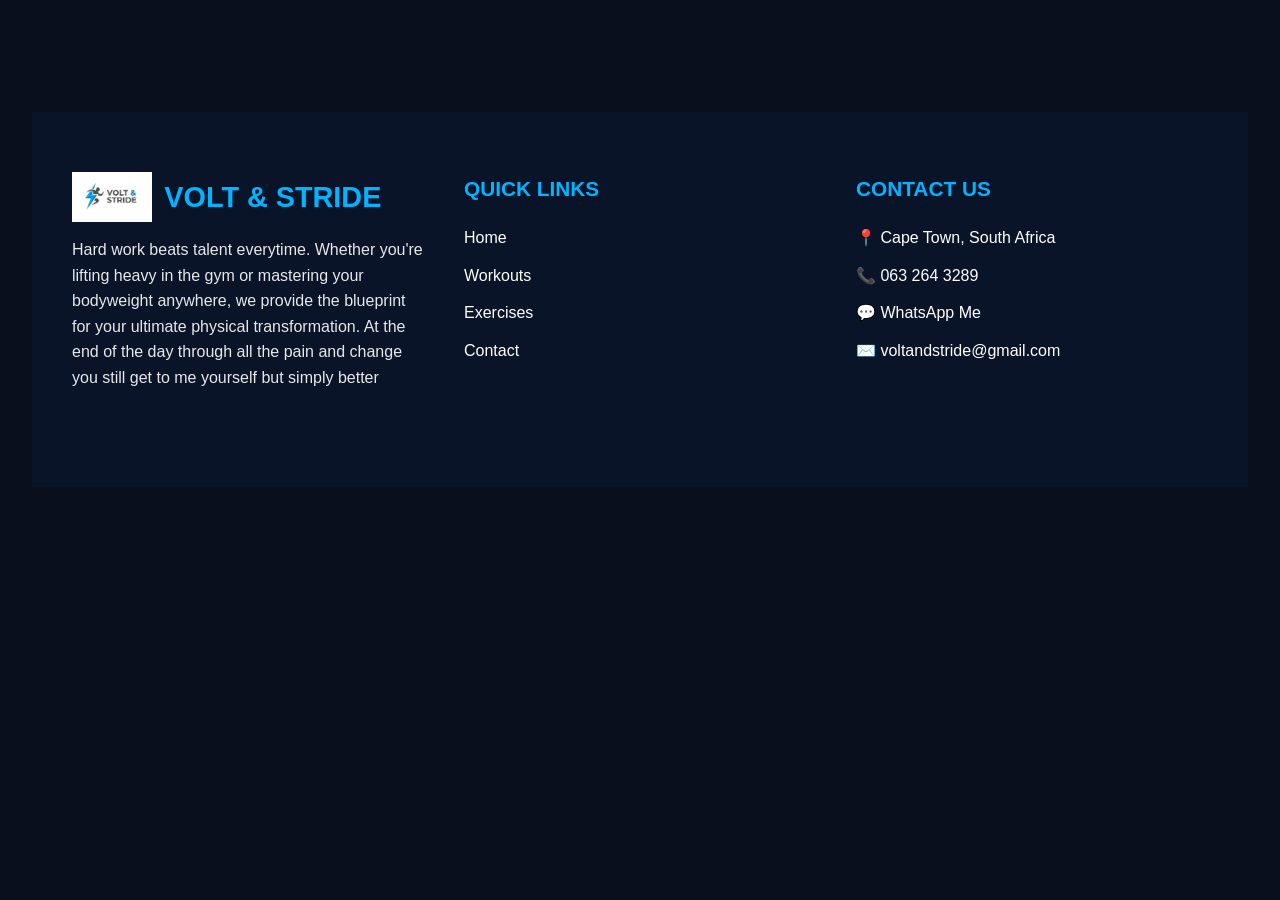
<file: Root_Eli/Index.html>
<!DOCTYPE html>
<html lang="en">
<head>
    <meta charset="UTF-8">
    <meta name="viewport" content="width=device-width, initial-scale=1.0">
    <title>VOLT & STRIDE</title>
    <link rel="stylesheet" href="./CSS/stylesheet.CSS">
</head>
<body>

<section> 

    <!--========FOOTER =======-->
<footer>
    <div class="footer-container">
        
        <!-- Left Side: Logo + Description -->
        <div class="footer-left">
            <div class="footer-logo">
                <img src="./Assets/Logo V&S.png" alt="Volt & Stride Logo">
                <h2>VOLT & STRIDE</h2>
            </div>
            <p>Hard work beats talent everytime. Whether you're lifting heavy in the gym or mastering your bodyweight anywhere, we provide the blueprint for your ultimate physical transformation. At the end of the day through all the pain and change you still get to me yourself but simply better</p>
            
            <!-- Social Media -->
            <div class="social-icons">
                <a href="#"><i class="fab fa-instagram"></i></a>
            </div>
        </div>

        <!-- Middle: Quick Links -->
        <div class="footer-middle">
            <h3>QUICK LINKS</h3>
            <ul>
                <li><a href="#">Home</a></li>
                <li><a href="#">Workouts</a></li>
                <li><a href="#">Exercises</a></li>
                <li><a href="#">Contact</a></li>
            </ul>
        </div>

        <!-- Right Side: Contact Us -->
        <div class="footer-right">
            <h3>CONTACT US</h3>
            <ul>
                <li><span>📍</span> Cape Town, South Africa</li>       <!-- gronk reffernce, my information-->
                <li><span>📞</span> 063 264 3289</li>
                <li><span>💬</span> WhatsApp Me</li>
                <li><span>✉️</span> voltandstride@gmail.com</li>
            </ul>
        </div>
   
</section>



    

    
    
    
</body>
</html>
</file>
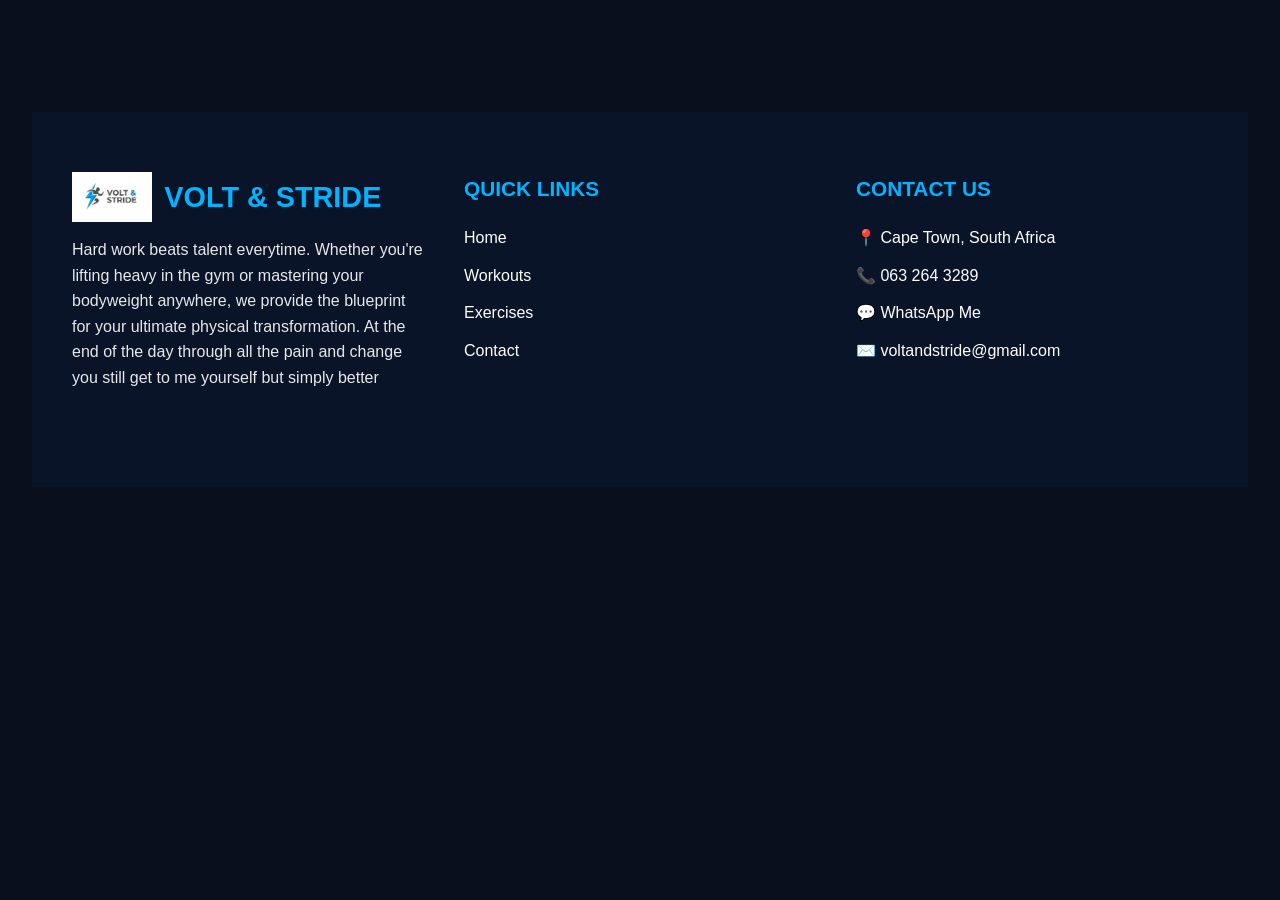
<file: contact.html>
<!DOCTYPE html>
<html lang="en">
<head>
    <meta charset="UTF-8">
    <meta name="viewport" content="width=device-width, initial-scale=1.0">
    <title>VOLT & STRIDE</title>
    <link rel="stylesheet" href="./CSS/stylesheet.CSS">
</head>
<body>

<section> 

    <!--========FOOTER =======-->
<footer>
    <div class="footer-container">
        
        <!-- Left Side: Logo + Description -->
        <div class="footer-left">
            <div class="footer-logo">
                <img src="./Assets/Logo V&S.png" alt="Volt & Stride Logo">
                <h2>VOLT & STRIDE</h2>
            </div>
            <p>Hard work beats talent everytime. Whether you're lifting heavy in the gym or mastering your bodyweight anywhere, we provide the blueprint for your ultimate physical transformation. At the end of the day through all the pain and change you still get to me yourself but simply better</p>
            
            <!-- Social Media -->
            <div class="social-icons">
                <a href="#"><i class="fab fa-instagram"></i></a>
            </div>
        </div>

        <!-- Middle: Quick Links -->
        <div class="footer-middle">
            <h3>QUICK LINKS</h3>
            <ul>
                <li><a href="#">Home</a></li>
                <li><a href="#">Workouts</a></li>
                <li><a href="#">Exercises</a></li>
                <li><a href="#">Contact</a></li>
            </ul>
        </div>

        <!-- Right Side: Contact Us -->
        <div class="footer-right">
            <h3>CONTACT US</h3>
            <ul>
                <li><span>📍</span> Cape Town, South Africa</li>       <!-- gronk reffernce, my information-->
                <li><span>📞</span> 063 264 3289</li>
                <li><span>💬</span> WhatsApp Me</li>
                <li><span>✉️</span> voltandstride@gmail.com</li>
            </ul>
        </div>
   
</section>



    

    
    
    
</body>
</html>
</file>
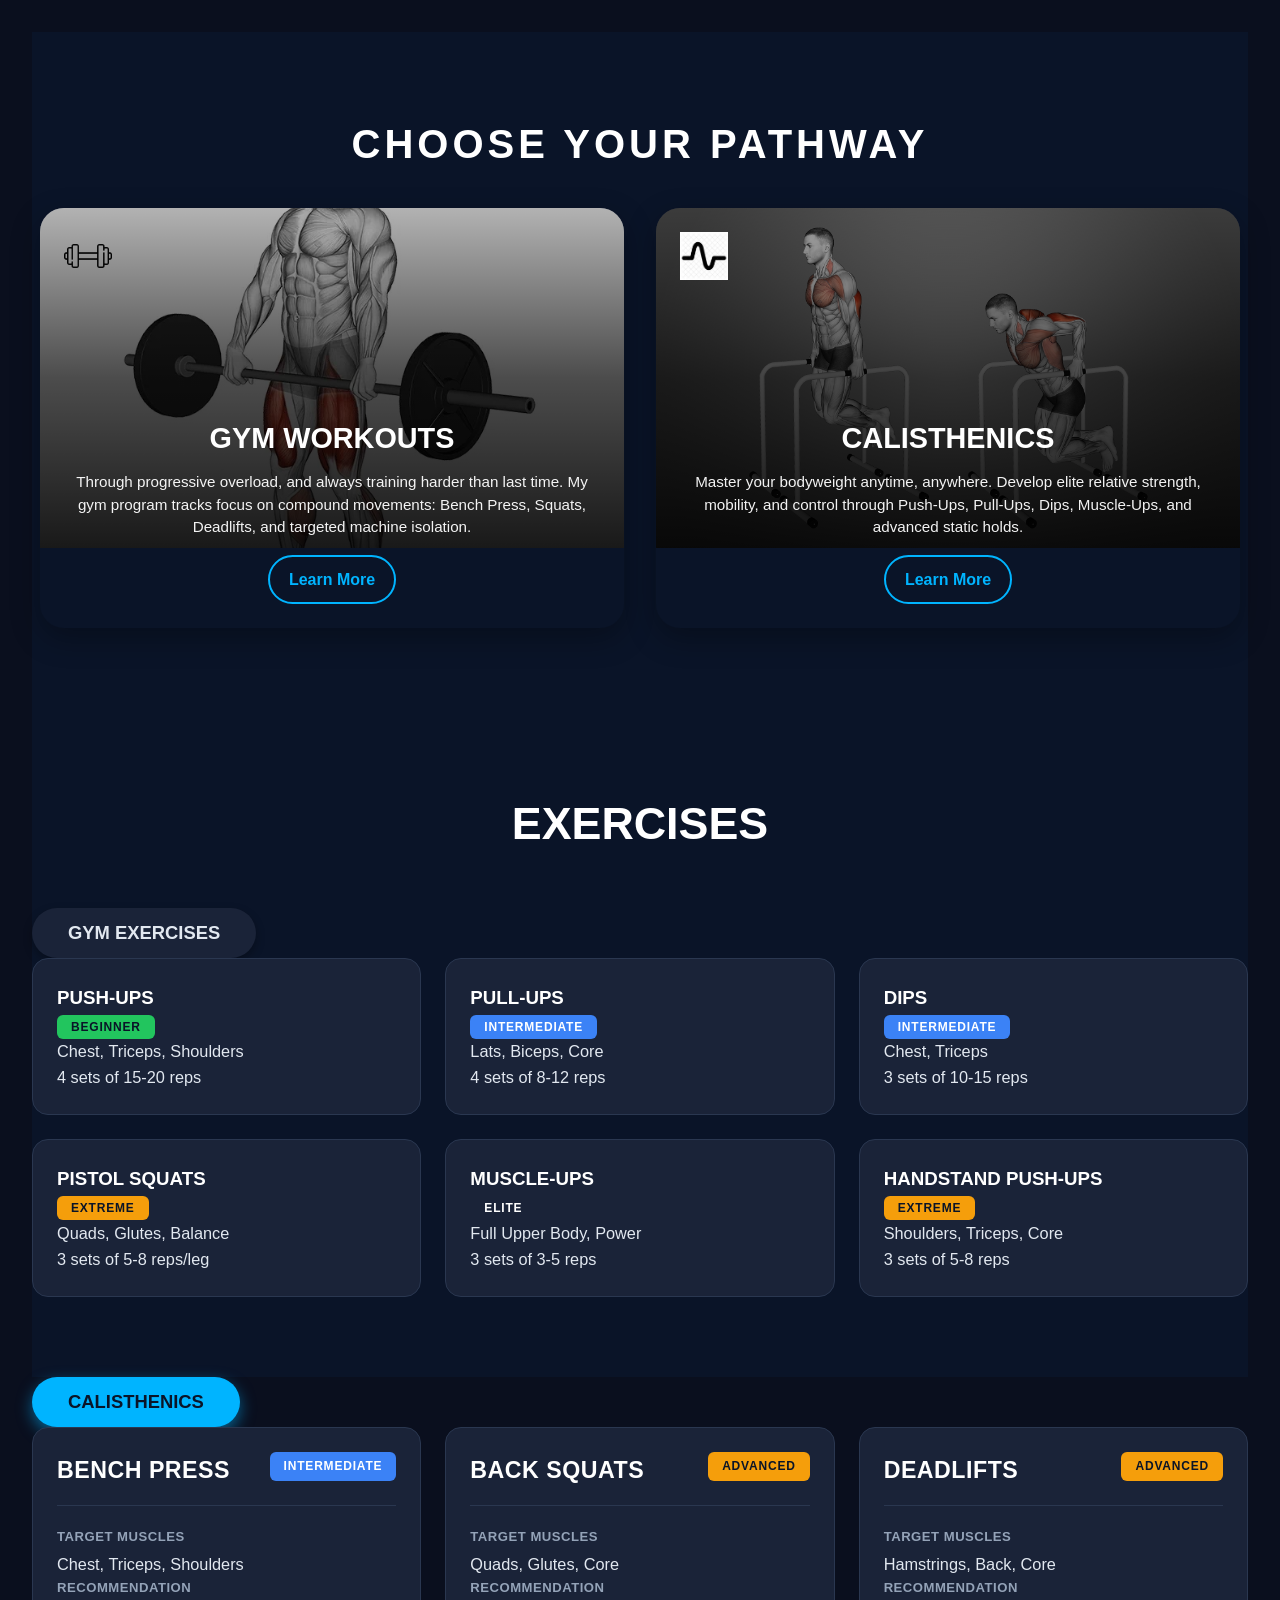
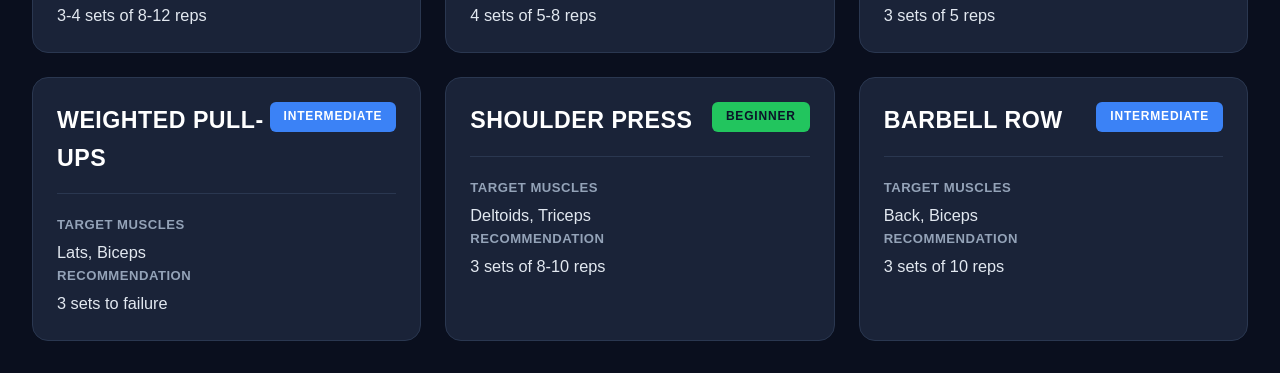
<file: Workouts.html>
<!DOCTYPE html>
<html lang="en">
<head>
    <link rel="stylesheet" href="./CSS/stylesheet.CSS">
    <meta charset="UTF-8">
    <meta name="viewport" content="width=device-width, initial-scale=1.0">
    <title>Workouts</title>
</head>
<body>
    <!-- CHOOSE YOUR PATHWAY SECTION  for the choice people want to make -->

<!-- CHOOSE YOUR PATHWAY SECTION -->


<section id="pathways" class="pathways-section">
  <div class="pathways-container">
    <h2 class="pathways-title">CHOOSE YOUR PATHWAY</h2>

    <div class="pathway-cards">
      <!-- Card 1: Gym Workouts -->
      <div class="pathway-card gym">
        <div class="card-bg">
          <img src="./Assets/Strength training choice.webp" alt="Gym Workouts" class="card-img">
          <div class="card-overlay"></div>
        </div>
        <div class="card-icon">
          <img src="./Assets/dumbbell icon for pathway.png" alt="Gym Icon" class="icon-img">
        </div>
        <div class="card-content">
          <h3 class="card-title">GYM WORKOUTS</h3>
          <p class="card-text">
            Through progressive overload, and always training harder than last time.  
            My gym program tracks focus on compound movements: Bench Press, Squats, Deadlifts, and targeted machine isolation.
          </p>
          <a href="#" class="card-link">Learn More</a>
        </div>
      </div>

      <!-- Card 2: Calisthenics -->
      <div class="pathway-card calisthenics">
        <div class="card-bg">
          <img src="./Assets/Calisthenics dip choice.png" alt="Calisthenics" class="card-img">
          <div class="card-overlay"></div>
        </div>
        <div class="card-icon">
          <img src="./Assets/Calisthenics icon.jfif" alt="Calisthenics Icon" class="icon-img">
        </div>
        <div class="card-content">
          <h3 class="card-title">CALISTHENICS</h3>
          <p class="card-text">
            Master your bodyweight anytime, anywhere. Develop elite relative strength, mobility, and control  
            through Push‑Ups, Pull‑Ups, Dips, Muscle‑Ups, and advanced static holds.
          </p>
          <a href="#" class="card-link">Learn More</a>
        </div>
      </div>
    </div>
  </div>
</section>

<!-- this is a test to see if this makes it cleaner -->


        
</section>
<!-- big code for the exceries -->

<!-- this is a test to see if this works -->

<!-- ====================== EXERCISES SECTION ====================== -->
<section id="exercises" class="py-16 bg-[#0a1428]">
    <div class="max-w-7xl mx-auto px-6">
        
        <h2 class="text-center text-4xl font-bold text-white mb-12">EXERCISES</h2>

       
            
            <button onclick="showCategory('gym')" 
                    id="btn-gym"
                    class="category-btn">GYM EXERCISES</button>
        </div>

        <!-- Calisthenics Grid -->
        <div id="calisthenics-grid" class="exercise-grid">
            <!-- Card 1 -->
            <div class="exercise-card">
                <div class="flex justify-between items-start mb-4">
                    <h3>PUSH-UPS</h3>
                    <span class="level-badge beginner">BEGINNER</span>
                </div>
                <p class="muscles">Chest, Triceps, Shoulders</p>
                <p class="recommendation">4 sets of 15-20 reps</p>
            </div>

            <!-- Card 2 -->
            <div class="exercise-card">
                <div class="flex justify-between items-start mb-4">
                    <h3>PULL-UPS</h3>
                    <span class="level-badge intermediate">INTERMEDIATE</span>
                </div>
                <p class="muscles">Lats, Biceps, Core</p>
                <p class="recommendation">4 sets of 8-12 reps</p>
            </div>

            <!-- Card 3 -->
            <div class="exercise-card">
                <div class="flex justify-between items-start mb-4">
                    <h3>DIPS</h3>
                    <span class="level-badge intermediate">INTERMEDIATE</span>
                </div>
                <p class="muscles">Chest, Triceps</p>
                <p class="recommendation">3 sets of 10-15 reps</p>
            </div>

            <!-- Card 4 -->
            <div class="exercise-card">
                <div class="flex justify-between items-start mb-4">
                    <h3>PISTOL SQUATS</h3>
                    <span class="level-badge advanced">EXTREME</span>
                </div>
                <p class="muscles">Quads, Glutes, Balance</p>
                <p class="recommendation">3 sets of 5-8 reps/leg</p>
            </div>

            <!-- Card 5 -->
            <div class="exercise-card">
                <div class="flex justify-between items-start mb-4">
                    <h3>MUSCLE-UPS</h3>
                    <span class="level-badge elite">ELITE</span>
                </div>
                <p class="muscles">Full Upper Body, Power</p>
                <p class="recommendation">3 sets of 3-5 reps</p>
            </div>

            <!-- Card 6 -->
            <div class="exercise-card">
                <div class="flex justify-between items-start mb-4">
                    <h3>HANDSTAND PUSH-UPS</h3>
                    <span class="level-badge advanced">EXTREME</span>
                </div>
                <p class="muscles">Shoulders, Triceps, Core</p>
                <p class="recommendation">3 sets of 5-8 reps</p>
            </div>
        </div>

        <!-- Gym Exercises Grid (hidden by default) -->
        <div id="gym-grid" class="exercise-grid hidden">
            <!-- Add your 6 Gym cards here (same structure) -->
            <div class="exercise-card">
                <div class="flex justify-between items-start mb-4">
                    <h3>BENCH PRESS</h3>
                    <span class="level-badge intermediate">INTERMEDIATE</span>
                </div>
                <p class="muscles">Chest, Triceps, Shoulders</p>
                <p class="recommendation">3-4 sets of 8-12 reps</p>
            </div>

            <!-- Repeat similar cards for Back Squats, Deadlifts, etc. -->
            <!-- You can copy the structure above and change the text -->
        </div>

    </div>
</section>

<!--this is the Gym exceries part for the 6 cards-->

 <!-- Category Buttons -->
        <div class="flex justify-center gap-6 mb-12">
            <button onclick="showCategory('calisthenics')" 
                    id="btn-calisthenics"
                    class="category-btn active">CALISTHENICS</button> 

<!-- Gym Exercises Grid -->
<div id="gym-grid" class="exercise-grid">

    <!-- Card 1: Bench Press -->
    <div class="exercise-card">
        <div class="card-header">
            <h3>BENCH PRESS</h3>
            <span class="level-badge intermediate">INTERMEDIATE</span>
        </div>
        <div class="card-body">
            <div class="info-group">
                <span class="label">TARGET MUSCLES</span>
                <p class="muscles">Chest, Triceps, Shoulders</p>
            </div>
            <div class="info-group">
                <span class="label">RECOMMENDATION</span>
                <p class="recommendation">3-4 sets of 8-12 reps</p>
            </div>
        </div>
    </div>

    <!-- Card 2: Back Squats -->
    <div class="exercise-card">
        <div class="card-header">
            <h3>BACK SQUATS</h3>
            <span class="level-badge advanced">ADVANCED</span>
        </div>
        <div class="card-body">
            <div class="info-group">
                <span class="label">TARGET MUSCLES</span>
                <p class="muscles">Quads, Glutes, Core</p>
            </div>
            <div class="info-group">
                <span class="label">RECOMMENDATION</span>
                <p class="recommendation">4 sets of 5-8 reps</p>
            </div>
        </div>
    </div>

    <!-- Card 3: Deadlifts -->
    <div class="exercise-card">
        <div class="card-header">
            <h3>DEADLIFTS</h3>
            <span class="level-badge advanced">ADVANCED</span>
        </div>
        <div class="card-body">
            <div class="info-group">
                <span class="label">TARGET MUSCLES</span>
                <p class="muscles">Hamstrings, Back, Core</p>
            </div>
            <div class="info-group">
                <span class="label">RECOMMENDATION</span>
                <p class="recommendation">3 sets of 5 reps</p>
            </div>
        </div>
    </div>

    <!-- Card 4: Weighted Pull-Ups -->
    <div class="exercise-card">
        <div class="card-header">
            <h3>WEIGHTED PULL-UPS</h3>
            <span class="level-badge intermediate">INTERMEDIATE</span>
        </div>
        <div class="card-body">
            <div class="info-group">
                <span class="label">TARGET MUSCLES</span>
                <p class="muscles">Lats, Biceps</p>
            </div>
            <div class="info-group">
                <span class="label">RECOMMENDATION</span>
                <p class="recommendation">3 sets to failure</p>
            </div>
        </div>
    </div>

    <!-- Card 5: Shoulder Press -->
    <div class="exercise-card">
        <div class="card-header">
            <h3>SHOULDER PRESS</h3>
            <span class="level-badge beginner">BEGINNER</span>
        </div>
        <div class="card-body">
            <div class="info-group">
                <span class="label">TARGET MUSCLES</span>
                <p class="muscles">Deltoids, Triceps</p>
            </div>
            <div class="info-group">
                <span class="label">RECOMMENDATION</span>
                <p class="recommendation">3 sets of 8-10 reps</p>
            </div>
        </div>
    </div>

    <!-- Card 6: Barbell Row -->
    <div class="exercise-card">
        <div class="card-header">
            <h3>BARBELL ROW</h3>
            <span class="level-badge intermediate">INTERMEDIATE</span>
        </div>
        <div class="card-body">
            <div class="info-group">
                <span class="label">TARGET MUSCLES</span>
                <p class="muscles">Back, Biceps</p>
            </div>
            <div class="info-group">
                <span class="label">RECOMMENDATION</span>
                <p class="recommendation">3 sets of 10 reps</p>
            </div>
        </div>
    </div>

</div>

</section>
</body>
</html>
</file>
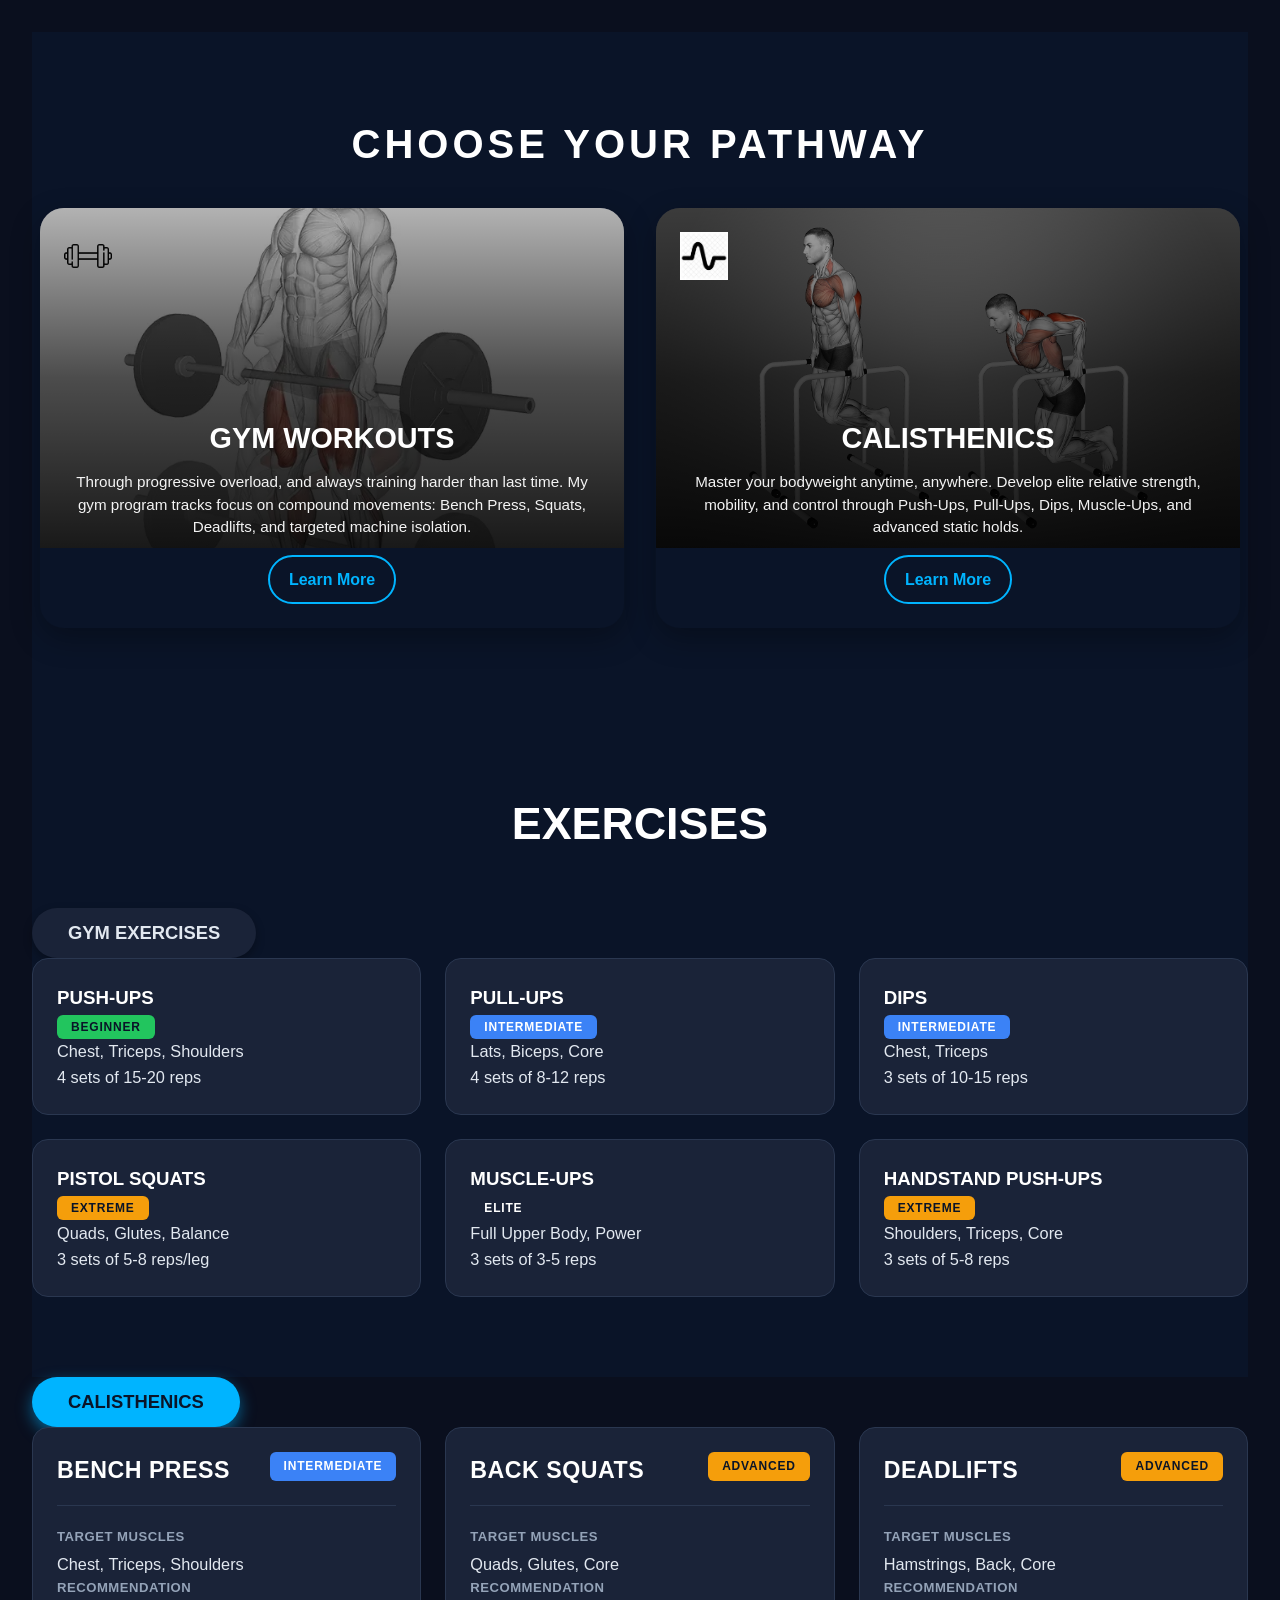
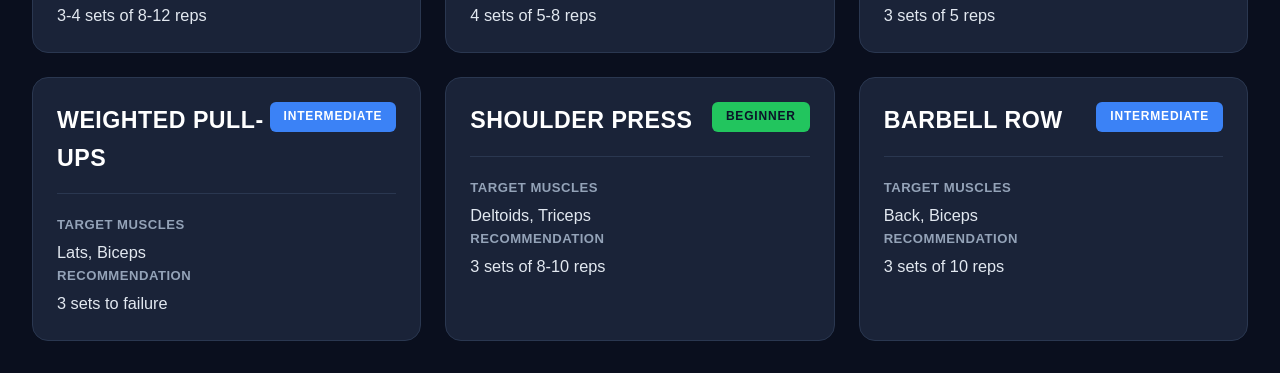
<file: Root_Eli/workouts.html>
<!DOCTYPE html>
<html lang="en">
<head>
    <link rel="stylesheet" href="./CSS/stylesheet.CSS">
    <meta charset="UTF-8">
    <meta name="viewport" content="width=device-width, initial-scale=1.0">
    <title>Workouts</title>
</head>
<body>
    <!-- CHOOSE YOUR PATHWAY SECTION  for the choice people want to make -->

<!-- CHOOSE YOUR PATHWAY SECTION -->


<section id="pathways" class="pathways-section">
  <div class="pathways-container">
    <h2 class="pathways-title">CHOOSE YOUR PATHWAY</h2>

    <div class="pathway-cards">
      <!-- Card 1: Gym Workouts -->
      <div class="pathway-card gym">
        <div class="card-bg">
          <img src="./Assets/Strength training choice.webp" alt="Gym Workouts" class="card-img">
          <div class="card-overlay"></div>
        </div>
        <div class="card-icon">
          <img src="./Assets/dumbbell icon for pathway.png" alt="Gym Icon" class="icon-img">
        </div>
        <div class="card-content">
          <h3 class="card-title">GYM WORKOUTS</h3>
          <p class="card-text">
            Through progressive overload, and always training harder than last time.  
            My gym program tracks focus on compound movements: Bench Press, Squats, Deadlifts, and targeted machine isolation.
          </p>
          <a href="#" class="card-link">Learn More</a>
        </div>
      </div>

      <!-- Card 2: Calisthenics -->
      <div class="pathway-card calisthenics">
        <div class="card-bg">
          <img src="./Assets/Calisthenics dip choice.png" alt="Calisthenics" class="card-img">
          <div class="card-overlay"></div>
        </div>
        <div class="card-icon">
          <img src="./Assets/Calisthenics icon.jfif" alt="Calisthenics Icon" class="icon-img">
        </div>
        <div class="card-content">
          <h3 class="card-title">CALISTHENICS</h3>
          <p class="card-text">
            Master your bodyweight anytime, anywhere. Develop elite relative strength, mobility, and control  
            through Push‑Ups, Pull‑Ups, Dips, Muscle‑Ups, and advanced static holds.
          </p>
          <a href="#" class="card-link">Learn More</a>
        </div>
      </div>
    </div>
  </div>
</section>

<!-- this is a test to see if this makes it cleaner -->


        
</section>
<!-- big code for the exceries -->

<!-- this is a test to see if this works -->

<!-- ====================== EXERCISES SECTION ====================== -->
<section id="exercises" class="py-16 bg-[#0a1428]">
    <div class="max-w-7xl mx-auto px-6">
        
        <h2 class="text-center text-4xl font-bold text-white mb-12">EXERCISES</h2>

       
            
            <button onclick="showCategory('gym')" 
                    id="btn-gym"
                    class="category-btn">GYM EXERCISES</button>
        </div>

        <!-- Calisthenics Grid -->
        <div id="calisthenics-grid" class="exercise-grid">
            <!-- Card 1 -->
            <div class="exercise-card">
                <div class="flex justify-between items-start mb-4">
                    <h3>PUSH-UPS</h3>
                    <span class="level-badge beginner">BEGINNER</span>
                </div>
                <p class="muscles">Chest, Triceps, Shoulders</p>
                <p class="recommendation">4 sets of 15-20 reps</p>
            </div>

            <!-- Card 2 -->
            <div class="exercise-card">
                <div class="flex justify-between items-start mb-4">
                    <h3>PULL-UPS</h3>
                    <span class="level-badge intermediate">INTERMEDIATE</span>
                </div>
                <p class="muscles">Lats, Biceps, Core</p>
                <p class="recommendation">4 sets of 8-12 reps</p>
            </div>

            <!-- Card 3 -->
            <div class="exercise-card">
                <div class="flex justify-between items-start mb-4">
                    <h3>DIPS</h3>
                    <span class="level-badge intermediate">INTERMEDIATE</span>
                </div>
                <p class="muscles">Chest, Triceps</p>
                <p class="recommendation">3 sets of 10-15 reps</p>
            </div>

            <!-- Card 4 -->
            <div class="exercise-card">
                <div class="flex justify-between items-start mb-4">
                    <h3>PISTOL SQUATS</h3>
                    <span class="level-badge advanced">EXTREME</span>
                </div>
                <p class="muscles">Quads, Glutes, Balance</p>
                <p class="recommendation">3 sets of 5-8 reps/leg</p>
            </div>

            <!-- Card 5 -->
            <div class="exercise-card">
                <div class="flex justify-between items-start mb-4">
                    <h3>MUSCLE-UPS</h3>
                    <span class="level-badge elite">ELITE</span>
                </div>
                <p class="muscles">Full Upper Body, Power</p>
                <p class="recommendation">3 sets of 3-5 reps</p>
            </div>

            <!-- Card 6 -->
            <div class="exercise-card">
                <div class="flex justify-between items-start mb-4">
                    <h3>HANDSTAND PUSH-UPS</h3>
                    <span class="level-badge advanced">EXTREME</span>
                </div>
                <p class="muscles">Shoulders, Triceps, Core</p>
                <p class="recommendation">3 sets of 5-8 reps</p>
            </div>
        </div>

        <!-- Gym Exercises Grid (hidden by default) -->
        <div id="gym-grid" class="exercise-grid hidden">
            <!-- Add your 6 Gym cards here (same structure) -->
            <div class="exercise-card">
                <div class="flex justify-between items-start mb-4">
                    <h3>BENCH PRESS</h3>
                    <span class="level-badge intermediate">INTERMEDIATE</span>
                </div>
                <p class="muscles">Chest, Triceps, Shoulders</p>
                <p class="recommendation">3-4 sets of 8-12 reps</p>
            </div>

            <!-- Repeat similar cards for Back Squats, Deadlifts, etc. -->
            <!-- You can copy the structure above and change the text -->
        </div>

    </div>
</section>

<!--this is the Gym exceries part for the 6 cards-->

 <!-- Category Buttons -->
        <div class="flex justify-center gap-6 mb-12">
            <button onclick="showCategory('calisthenics')" 
                    id="btn-calisthenics"
                    class="category-btn active">CALISTHENICS</button> 

<!-- Gym Exercises Grid -->
<div id="gym-grid" class="exercise-grid">

    <!-- Card 1: Bench Press -->
    <div class="exercise-card">
        <div class="card-header">
            <h3>BENCH PRESS</h3>
            <span class="level-badge intermediate">INTERMEDIATE</span>
        </div>
        <div class="card-body">
            <div class="info-group">
                <span class="label">TARGET MUSCLES</span>
                <p class="muscles">Chest, Triceps, Shoulders</p>
            </div>
            <div class="info-group">
                <span class="label">RECOMMENDATION</span>
                <p class="recommendation">3-4 sets of 8-12 reps</p>
            </div>
        </div>
    </div>

    <!-- Card 2: Back Squats -->
    <div class="exercise-card">
        <div class="card-header">
            <h3>BACK SQUATS</h3>
            <span class="level-badge advanced">ADVANCED</span>
        </div>
        <div class="card-body">
            <div class="info-group">
                <span class="label">TARGET MUSCLES</span>
                <p class="muscles">Quads, Glutes, Core</p>
            </div>
            <div class="info-group">
                <span class="label">RECOMMENDATION</span>
                <p class="recommendation">4 sets of 5-8 reps</p>
            </div>
        </div>
    </div>

    <!-- Card 3: Deadlifts -->
    <div class="exercise-card">
        <div class="card-header">
            <h3>DEADLIFTS</h3>
            <span class="level-badge advanced">ADVANCED</span>
        </div>
        <div class="card-body">
            <div class="info-group">
                <span class="label">TARGET MUSCLES</span>
                <p class="muscles">Hamstrings, Back, Core</p>
            </div>
            <div class="info-group">
                <span class="label">RECOMMENDATION</span>
                <p class="recommendation">3 sets of 5 reps</p>
            </div>
        </div>
    </div>

    <!-- Card 4: Weighted Pull-Ups -->
    <div class="exercise-card">
        <div class="card-header">
            <h3>WEIGHTED PULL-UPS</h3>
            <span class="level-badge intermediate">INTERMEDIATE</span>
        </div>
        <div class="card-body">
            <div class="info-group">
                <span class="label">TARGET MUSCLES</span>
                <p class="muscles">Lats, Biceps</p>
            </div>
            <div class="info-group">
                <span class="label">RECOMMENDATION</span>
                <p class="recommendation">3 sets to failure</p>
            </div>
        </div>
    </div>

    <!-- Card 5: Shoulder Press -->
    <div class="exercise-card">
        <div class="card-header">
            <h3>SHOULDER PRESS</h3>
            <span class="level-badge beginner">BEGINNER</span>
        </div>
        <div class="card-body">
            <div class="info-group">
                <span class="label">TARGET MUSCLES</span>
                <p class="muscles">Deltoids, Triceps</p>
            </div>
            <div class="info-group">
                <span class="label">RECOMMENDATION</span>
                <p class="recommendation">3 sets of 8-10 reps</p>
            </div>
        </div>
    </div>

    <!-- Card 6: Barbell Row -->
    <div class="exercise-card">
        <div class="card-header">
            <h3>BARBELL ROW</h3>
            <span class="level-badge intermediate">INTERMEDIATE</span>
        </div>
        <div class="card-body">
            <div class="info-group">
                <span class="label">TARGET MUSCLES</span>
                <p class="muscles">Back, Biceps</p>
            </div>
            <div class="info-group">
                <span class="label">RECOMMENDATION</span>
                <p class="recommendation">3 sets of 10 reps</p>
            </div>
        </div>
    </div>

</div>

</section>
</body>
</html>
</file>
<file: Root_Eli/CSS/stylesheet.CSS>
/* this is for the media Query break points */ 
/* ── Desktop (default — write all your normal CSS here) ── */
/* anything above 1024px uses your base styles */

/* ── Tablet ── */
@media (max-width: 1024px) {
  /* adjustments for tablets */
}
/* ── Mobile ── */
@media (max-width: 768px) {
  /* adjustments for phones */
}
/* Implementations of Responsiveness for Mobile */ 
/* media  query breka points*/
/* for all the different screen sizes*/ 
@media (max-width: 768px) {
  .nav-links {
    display: none;        /* hide the links */
  }
  .hamburger {
    display: block;       /* show the burger icon */
  }
}
/* for the font size */ 
@media (max-width: 768px) {
  h1 { font-size: 1.8rem; }
  h2 { font-size: 1.4rem; }
}
@media (max-width: 768px) {
  .your-row-container {
    flex-direction: column;
  }
}
/* for the layout*/ 
@media (max-width: 768px) {
  .your-row-container {
    flex-direction: column;
  }
}
/* for the images */ 
img {
  max-width: 100%;
  height: auto;
}
/* Implementations of Responsiveness for Mobile */ 

@media (max-width: 768px) {
  section {
    padding: 40px 20px;   /* tighter on mobile */
  }
}


/*this is for my menu bar */ 
/* ====================== NAVIGATION BAR ====================== */
.navbar {
    position: sticky;     /* Makes it stay at the top when scrolling */
    top: 0;               /* Very important without this, sticky often fails */
    z-index: 1000;        /* Keeps it above other content */
    background-color: #0a1428;   /* Deep navy */
    box-shadow: 0 4px 15px rgba(0, 0, 0, 0.4);
    padding: 1rem 5%;
    backdrop-filter: blur(8px);   /* Modern glass effect */
}

.nav-container {
    max-width: 1400px;
    margin: 0 auto;
    display: flex;
    align-items: center;
    justify-content: space-between;
    flex-wrap: wrap;
    gap: 20px;
}

.logo {
    display: flex;
    align-items: center;
    gap: 12px;
}

.logo img {
    height: 55px;
    width: auto;
}

.logo-text {
    font-size: 1.65rem;
    font-weight: 800;
    color: #00b4ff;     /* Light blue accent */
}

.nav-menu {
    display: flex;
    list-style: none;
    gap: 2.2rem;
    margin: 0;
    padding: 0;
}

.nav-menu a {
    color: #e2e8f0;
    text-decoration: none;
    font-weight: 500;
    font-size: 1.05rem;
    transition: color 0.3s;
}

.nav-menu a:hover {
    color: #00b4ff;
}

/* Join Now Button - Light Blue */
.join-btn button {
    background-color: #00b4ff;
    color: #0a1428;
    font-weight: 700;
    padding: 12px 32px;
    border: none;
    border-radius: 50px;
    font-size: 1.05rem;
    cursor: pointer;
    transition: all 0.3s ease;
}

.join-btn button:hover {
    background-color: white;
    transform: translateY(-2px);
}

/* Mobile Responsive */
@media (max-width: 992px) {
    .nav-container {
        flex-direction: column;
        gap: 15px;
    }
    .nav-menu {
        gap: 1.5rem;
        justify-content: center;
    }
}

@media (max-width: 768px) {
    .nav-menu {
        gap: 1rem;
        font-size: 1rem;
    }
}

/* end of menu */

/* this is for the Google form and the Youtube Video*/
.engage-section {
  background: #050b1c;
  min-height: 100vh;
  padding: 40px 5vw;
  color: #fff;
  font-family: Arial, sans-serif;
}

.engage-container {
  max-width: 1280px;
  margin: 0 auto;
}

.section-label {
  color: #35dff5;
  letter-spacing: 0.25em;
  font-size: 0.9rem;
  margin-bottom: 18px;
}

.engage-title {
  font-size: clamp(3.5rem, 8vw, 7rem);
  line-height: 0.9;
  margin: 0 0 40px;
  font-weight: 900;
  text-transform: uppercase;
}

.engage-title br {
  display: block;
}

.engage-tabs {
  display: flex;
  width: fit-content;
  border: 1px solid rgba(255, 255, 255, 0.15);
  margin-bottom: 40px;
}

.engage-tab {
  background: transparent;
  color: #a9b4c7;
  border: none;
  padding: 18px 42px;
  font-size: 1rem;
  letter-spacing: 0.2em;
  text-transform: uppercase;
  cursor: pointer;
  display: flex;
  align-items: center;
  gap: 10px;
  transition: 0.25s ease;
}

.engage-tab.active {
  background: #27dff3;
  color: #07111f;
  font-weight: 700;
}

.engage-tab:not(.active):hover {
  background: rgba(255, 255, 255, 0.05);
  color: #fff;
}

.engage-content {
  width: 100%;
  max-width: 1240px;
}

.content-panel {
  display: none;
}

.content-panel.active {
  display: block;
}

.video-wrapper {
  position: relative;
  width: 100%;
  max-width: 1240px;
  aspect-ratio: 16 / 9;
  background: #222;
  overflow: hidden;
}

.video-thumbnail {
  width: 100%;
  height: 100%;
  object-fit: cover;
  display: block;
}

.play-button {
  position: absolute;
  inset: 50% auto auto 50%;
  transform: translate(-50%, -50%);
  width: 90px;
  height: 90px;
  border-radius: 50%;
  background: rgba(39, 223, 243, 0.95);
  color: #07111f;
  display: grid;
  place-items: center;
  text-decoration: none;
  font-size: 2rem;
  font-weight: bold;
  box-shadow: 0 0 25px rgba(39, 223, 243, 0.5);
  transition: transform 0.2s ease, background 0.2s ease;
}

.play-button:hover {
  transform: translate(-50%, -50%) scale(1.05);
  background: #55ebff;
}

.form-frame {
  width: 100%;
  height: 900px;
  border: 0;
  background: white;
}

@media (max-width: 768px) {
  .engage-section {
    padding: 24px 16px;
  }

  .engage-title {
    font-size: 3rem;
  }

  .engage-tabs {
    width: 100%;
  }

  .engage-tab {
    flex: 1;
    justify-content: center;
    padding: 16px 12px;
    font-size: 0.85rem;
  }

  .play-button {
    width: 70px;
    height: 70px;
    font-size: 1.5rem;
  }

  .form-frame {
    height: 700px;
  }
}

/* this is for the Google form and the Youtube Video*/



/* ====================== RESET & BASE ====================== */
* {
    margin: 0;
    padding: 0;
    box-sizing: border-box;
}

body {
    font-family: 'Arial', sans-serif;
    line-height: 1.6;
    color: #e2e8f0;
    background-color: #0a1428;
}

/* this is for the work out cards and styles to choice from*/

/* Flip Card Styles */
.flip-card {
    perspective: 1000px;
}

.flip-card-inner {
    position: relative;
    width: 100%;
    height: 100%;
    text-align: left;
    transition: transform 0.8s cubic-bezier(0.23, 1, 0.32, 1);
    transform-style: preserve-3d;
}

.flip-card:hover .flip-card-inner {
    transform: rotateY(180deg);
}

.flip-card-front,
.flip-card-back {
    position: absolute;
    width: 100%;
    height: 100%;
    backface-visibility: hidden;
    border-radius: 1.5rem;
    overflow: hidden;
}

.flip-card-back {
    transform: rotateY(180deg);
}

/* Optional: Slight lift on hover */
.flip-card:hover {
    transform: translateY(-8px);
    transition: transform 0.4s ease;
}
/*end of the style for the choice of excercies*/ 




/* ====================== NAVIGATION ====================== this is for the motivation and intro into the website*/
.navbar {
    position: sticky;
    top: 0;
    z-index: 1000;
    background-color: #0a1428;
    backdrop-filter: blur(10px);
    box-shadow: 0 4px 15px rgba(0, 0, 0, 0.4);
    padding: 1rem 5%;
}

.nav-container {
    max-width: 1400px;
    margin: 0 auto;
    display: flex;
    align-items: center;
    justify-content: space-between;
    flex-wrap: wrap;
    gap: 20px;
}

.logo {
    display: flex;
    align-items: center;
    gap: 12px;
}

.logo img {
    height: 55px;
    width: auto;
}

.logo-text {
    font-size: 1.65rem;
    font-weight: 800;
    letter-spacing: 1px;
    color: #00b4ff;
}

.nav-menu {
    display: flex;
    list-style: none;
    gap: 2.2rem;
    margin: 0;
    padding: 0;
    flex-wrap: wrap;
}

.nav-menu a {
    color: #e2e8f0;
    text-decoration: none;
    font-weight: 500;
    font-size: 1.05rem;
    transition: color 0.3s ease;
}

.nav-menu a:hover {
    color: #00b4ff;
}

/* Join Now Button */
.join-btn button {
    background-color: #00b4ff;
    color: #0a1428;
    font-weight: 700;
    padding: 12px 32px;
    border: none;
    border-radius: 50px;
    font-size: 1.05rem;
    cursor: pointer;
    transition: all 0.4s ease;
    box-shadow: 0 4px 15px rgba(0, 180, 255, 0.4);
}

.join-btn button:hover {
    background-color: #ffffff;
    color: #0a1428;
    transform: translateY(-3px);
    box-shadow: 0 8px 20px rgba(0, 180, 255, 0.5);
}

/* Responsive Navigation */
@media (max-width: 992px) {
    .nav-container {
        flex-direction: column;
        gap: 15px;
    }
    
    .nav-menu {
        gap: 1.5rem;
        justify-content: center;
    }
}

@media (max-width: 768px) {
    .nav-menu {
        gap: 1.2rem;
        font-size: 1rem;
    }
    
    .logo-text {
        font-size: 1.4rem;
    }
}

/* ====================== HERO SECTION ====================== */
#hero-image {
    position: relative;
    width: 100%;
    height: 650px;
    overflow: hidden;
}

#hero-image img {
    width: 100%;
    height: 100%;
    object-fit: cover;
    filter: brightness(0.75);
}

.hero-text-overlay {
    position: absolute;
    top: 50%;
    left: 8%;
    transform: translateY(-50%);
    max-width: 650px;
    background: rgba(10, 20, 40, 0.75);
    padding: 50px 55px;
    border-radius: 16px;
    box-shadow: 0 15px 40px rgba(0, 0, 0, 0.6);
    color: white;
    text-align: left;
}

.hero-text-overlay h1 {
    font-size: 4.5rem;
    font-weight: 900;
    line-height: 1.05;
    margin-bottom: 1.5rem;
    text-shadow: 0 4px 15px rgba(0, 0, 0, 0.7);
}

.hero-text-overlay p {
    font-size: 1.4rem;
    line-height: 1.6;
}

/* Mobile Hero */
@media (max-width: 768px) {
    .hero-text-overlay {
        left: 5%;
        right: 5%;
        padding: 35px 40px;
    }
    .hero-text-overlay h1 {
        font-size: 3rem;
    }
    .hero-text-overlay p {
        font-size: 1.15rem;
    }
}

/* ====================== PATHWAYS SECTION ====================== */
#pathways {
    background-color: #0a1428;
    padding: 80px 0;
}

.pathway-card {
    position: relative;
    height: 420px;
    border-radius: 24px;
    overflow: hidden;
    transition: all 0.4s ease;
}

.pathway-card:hover {
    transform: translateY(-12px);
    box-shadow: 0 20px 40px rgba(0, 180, 255, 0.3);
}

.pathway-card img {
    transition: transform 0.6s ease;
}

.pathway-card:hover img {
    transform: scale(1.08);
}



/*Pathway Section CSS */ 
/* PATHWAYS SECTION STYLES */
.pathways-section {
  padding: 4rem 1rem;
  background-color: #0a1428;
  color: white;
  font-family: Arial, sans-serif;
}

.pathways-container {
  max-width: 1200px;
  margin: 0 auto;
  text-align: center;
}

.pathways-title {
  font-size: 2.5rem;
  font-weight: bold;
  margin-bottom: 2rem;
  letter-spacing: 0.1em;
}

.pathway-cards {
  display: grid;
  grid-template-columns: 1fr;
  gap: 2rem;
}

/* on medium+ screens, show cards side by side */
@media (min-width: 768px) {
  .pathway-cards {
    grid-template-columns: 1fr 1fr;
  }
}

.pathway-card {
  position: relative;
  border-radius: 1.5rem;
  overflow: hidden;
  box-shadow: 0 10px 30px rgba(0, 0, 0, 0.3);
  transition: transform 0.3s ease, box-shadow 0.3s ease;
}

.pathway-card:hover {
  transform: translateY(-6px);
  box-shadow: 0 16px 40px rgba(0, 0, 0, 0.4);
}

.card-bg {
  position: relative;
  width: 100%;
  height: 340px;
  overflow: hidden;
}

.card-img {
  position: absolute;
  top: 0;
  left: 0;
  width: 100%;
  height: 100%;
  object-fit: cover;
  transition: transform 0.5s ease-out;
}

.pathway-card:hover .card-img {
  transform: scale(1.05);
}

.card-overlay {
  position: absolute;
  top: 0;
  left: 0;
  width: 100%;
  height: 100%;
  background: linear-gradient(
    to bottom,
    rgba(0, 0, 0, 0.3),
    rgba(0, 0, 0, 0.7),
    rgba(0, 0, 0, 0.9)
  );
}

.card-icon {
  position: absolute;
  top: 1.5rem;
  left: 1.5rem;
  z-index: 10;
}

.icon-img {
  width: 48px;
  height: 48px;
}

.card-content {
  position: absolute;
  bottom: 1.5rem;
  left: 1.5rem;
  right: 1.5rem;
  color: white;
  z-index: 10;
}

.card-title {
  font-size: 1.8rem;
  font-weight: bold;
  margin: 0 0 0.6rem 0;
}

.card-text {
  font-size: 0.95rem;
  line-height: 1.5;
  margin: 0 0 1rem 0;
  color: rgba(255, 255, 255, 0.95);
}

.card-link {
  display: inline-block;
  padding: 0.6rem 1.2rem;
  border: 2px solid #00b4ff;
  color: #00b4ff;
  text-decoration: none;
  font-weight: 600;
  border-radius: 2rem;
  transition: background-color 0.2s ease, color 0.2s ease;
}

.pathway-card:hover .card-link {
  background-color: #00b4ff;
  color: white;
}



/*CSS for Pathway of Excercies*/


/* ====================== EXERCISES SECTION ====================== */
#exercises {
    background-color: #0a1428;
    padding: 80px 0;
}

.exercise-card:hover {
    transform: translateY(-6px);
    border-color: #00b4ff;
    box-shadow: 0 10px 25px rgba(0, 180, 255, 0.15);
}

#exercises h2 {
    color: white;
    font-size: 2.8rem;
    text-align: center;
    margin-bottom: 3rem;
}

/* Category Buttons */
.category-btn {
    padding: 14px 36px;
    font-size: 1.15rem;
    font-weight: 700;
    border: none;
    border-radius: 50px;
    background-color: #1a2338;
    color: #e2e8f0;
    cursor: pointer;
    transition: all 0.3s ease;
    box-shadow: 0 4px 10px rgba(0, 0, 0, 0.3);
}

.category-btn:hover {
    background-color: #2a3750;
}

.category-btn.active {
    background-color: #00b4ff;
    color: #0a1428;
    box-shadow: 0 6px 15px rgba(0, 180, 255, 0.5);
}

/* Exercise Grid */
.exercise-grid {
    display: grid;
    grid-template-columns: repeat(auto-fit, minmax(340px, 1fr));
    gap: 24px;
}

.exercise-card {
    background-color: #1a2338;
    border-radius: 16px;
    padding: 24px;
    color: white;
    transition: all 0.3s ease;
    border: 1px solid #2a3750;
}

.exercise-card:hover {
    transform: translateY(-6px);
    border-color: #00b4ff;
    box-shadow: 0 10px 25px rgba(0, 180, 255, 0.15);
}

.card-header {
    display: flex;
    justify-content: space-between;
    align-items: flex-start;
    margin-bottom: 20px;
    border-bottom: 1px solid #2a3750;
    padding-bottom: 16px;
}

.card-header h3 {
    font-size: 1.45rem;
    font-weight: 700;
    margin: 0;
    color: #ffffff;
    text-transform: uppercase;
    letter-spacing: 0.5px;
}

.level-badge {
    padding: 5px 14px;
    border-radius: 6px;
    font-size: 0.75rem;
    font-weight: 700;
    text-transform: uppercase;
    letter-spacing: 0.8px;
}

.beginner     { background-color: #22c55e; color: #0a1428; }
.intermediate { background-color: #3b82f6; color: white; }
.advanced     { background-color: #f59e0b; color: #0a1428; }

/* Card Content */
.label {
    display: block;
    color: #94a3b8;
    font-size: 0.82rem;
    font-weight: 600;
    margin-bottom: 4px;
    text-transform: uppercase;
    letter-spacing: 0.5px;
}

.muscles,
.recommendation {
    color: #e2e8f0;
    font-size: 1.02rem;
    margin: 0;
}

/* Hidden class for grid switching */
.hidden {
    display: none !important;
}

/* ====================== FOOTER ====================== */
footer {
    background-color: #0a1428;
    color: white;
    padding: 60px 40px 30px;
    margin-top: 80px;
}

.footer-container {
    display: flex;
    justify-content: space-between;
    max-width: 1200px;
    margin: 0 auto;
    gap: 40px;
    flex-wrap: wrap;
}

.footer-left, .footer-middle, .footer-right {
    flex: 1;
    min-width: 250px;
}

.footer-logo {
    display: flex;
    align-items: center;
    gap: 12px;
    margin-bottom: 15px;
}

.footer-logo img {
    height: 50px;
    width: auto;
}

.footer-logo h2 {
    font-size: 1.8rem;
    margin: 0;
    color: #00b4ff;
}

.footer-left p {
    line-height: 1.6;
    margin-bottom: 20px;
    opacity: 0.9;
}

.social-icons a {
    font-size: 1.8rem;
    margin-right: 15px;
    color: white;
    text-decoration: none;
}

.footer-middle h3,
.footer-right h3 {
    color: #00b4ff;
    margin-bottom: 20px;
    font-size: 1.3rem;
}

.footer-middle ul,
.footer-right ul {
    list-style: none;
    padding: 0;
}

.footer-middle li,
.footer-right li {
    margin-bottom: 12px;
}

.footer-middle a {
    color: white;
    text-decoration: none;
}

.footer-middle a:hover {
    color: #00b4ff;
}

/* this is the CSS for the Java Script*/ 

/* ============================================
   VOLT & STRIDE — Carousel Styles
   Usage: <link rel="stylesheet" href="carousel.css">
============================================ */

* {
  box-sizing: border-box;
  margin: 0;
  padding: 0;
}

body {
  background: #0a0f1e;
  font-family: 'Arial Black', Arial, sans-serif;
  padding: 2rem;
}

.car-wrap {
  border-radius: 12px;
  padding: 2rem;
  overflow: hidden;
}

.car-label {
  color: #00c8ff;
  font-size: 11px;
  letter-spacing: 0.15em;
  margin-bottom: 0.75rem;
}

.car-title {
  color: #fff;
  font-size: 2rem;
  font-weight: 900;
  text-transform: uppercase;
  margin-bottom: 1.5rem;
  line-height: 1.1;
}

.car-title span {
  color: #00c8ff;
}

/* ── Carousel wrapper ── */
.carousel {
  position: relative;
  overflow: hidden;
  border-radius: 8px;
}

/* ── Sliding track ── */
.track {
  display: flex;
  transition: transform 0.75s cubic-bezier(0.77, 0, 0.175, 1);
}

/* ── Individual slide ── */
.slide {
  min-width: 100%;
  position: relative;
  height: 360px;
  border-radius: 8px;
  overflow: hidden;
  cursor: pointer;
}

.slide-bg {
  position: absolute;
  inset: 0;
  background-size: cover;
  background-position: center;
  width: 100%;
  height: 100%;
}

.slide-overlay {
  position: absolute;
  inset: 0;
  background: linear-gradient(135deg, rgba(0,0,0,0.65) 0%, rgba(0,0,0,0.15) 100%);
}

.slide-content {
  position: absolute;
  bottom: 1.5rem;
  left: 1.5rem;
  right: 1.5rem;
}

.slide-tag {
  display: inline-block;
  background: #00c8ff;
  color: #0a0f1e;
  font-size: 10px;
  font-weight: 900;
  letter-spacing: 0.1em;
  padding: 3px 10px;
  border-radius: 3px;
  margin-bottom: 0.5rem;
  text-transform: uppercase;
}

.slide-heading {
  color: #fff;
  font-size: 1.6rem;
  font-weight: 900;
  text-transform: uppercase;
  line-height: 1.15;
  margin-bottom: 0.4rem;
}

.slide-sub {
  color: rgba(255, 255, 255, 0.75);
  font-size: 13px;
  letter-spacing: 0.04em;
}

/* ── Side arrow buttons ── */
.arr-btn {
  width: 44px;
  height: 44px;
  border-radius: 50%;
  border: 1.5px solid rgba(255, 255, 255, 0.4);
  background: rgba(0, 0, 0, 0.45);
  color: #fff;
  cursor: pointer;
  font-size: 20px;
  transition: all 0.25s;
  display: flex;
  align-items: center;
  justify-content: center;
  position: absolute;
  top: 50%;
  transform: translateY(-50%);
  z-index: 10;
}

.arr-btn:hover {
  border-color: #00c8ff;
  color: #00c8ff;
  background: rgba(0, 0, 0, 0.7);
}

#prev { left: 14px; }
#next { right: 14px; }

/* ── Progress bar ── */
.progress {
  height: 2px;
  background: rgba(255, 255, 255, 0.1);
  border-radius: 1px;
  margin-top: 1rem;
  overflow: hidden;
}

.progress-bar {
  height: 100%;
  background: #00c8ff;
  border-radius: 1px;
  transition: width 0.1s linear;
}

/* ── Dot indicators ── */
.controls {
  display: flex;
  align-items: center;
  justify-content: center;
  margin-top: 1rem;
}

.dots {
  display: flex;
  gap: 6px;
}

.dot {
  width: 24px;
  height: 3px;
  border-radius: 2px;
  background: rgba(255, 255, 255, 0.25);
  cursor: pointer;
  transition: all 0.3s;
}

.dot.active {
  background: #00c8ff;
  width: 36px;
}

/* this is the tester */ 

/* ============================================
   VOLT & STRIDE — Carousel Styles
   Usage: <link rel="stylesheet" href="carousel.css">
============================================ */

* {
  box-sizing: border-box;
  margin: 0;
  padding: 0;
}

body {
  background: #0a0f1e;
  font-family: 'Arial Black', Arial, sans-serif;
  padding: 2rem;
}

.car-wrap {
  border-radius: 12px;
  padding: 2rem;
  overflow: hidden;
}

.car-label {
  color: #00c8ff;
  font-size: 11px;
  letter-spacing: 0.15em;
  margin-bottom: 0.75rem;
}

.car-title {
  color: #fff;
  font-size: 2rem;
  font-weight: 900;
  text-transform: uppercase;
  margin-bottom: 1.5rem;
  line-height: 1.1;
}

.car-title span {
  color: #00c8ff;
}

/* ── Carousel wrapper ── */
.carousel {
  position: relative;
  overflow: hidden;
  border-radius: 8px;
}

/* ── Sliding track ── */
.track {
  display: flex;
  transition: transform 0.75s cubic-bezier(0.77, 0, 0.175, 1);
}

/* ── Individual slide ── */
.slide {
  min-width: 100%;
  position: relative;
  height: 360px;
  border-radius: 8px;
  overflow: hidden;
  cursor: pointer;
}

.slide-bg {
  position: absolute;
  inset: 0;
  background-size: cover;
  background-position: center;
  width: 100%;
  height: 100%;
}

.slide-overlay {
  position: absolute;
  inset: 0;
  background: linear-gradient(135deg, rgba(0,0,0,0.65) 0%, rgba(0,0,0,0.15) 100%);
}

.slide-content {
  position: absolute;
  bottom: 1.5rem;
  left: 1.5rem;
  right: 1.5rem;
}

.slide-tag {
  display: inline-block;
  background: #00c8ff;
  color: #0a0f1e;
  font-size: 10px;
  font-weight: 900;
  letter-spacing: 0.1em;
  padding: 3px 10px;
  border-radius: 3px;
  margin-bottom: 0.5rem;
  text-transform: uppercase;
}

.slide-heading {
  color: #fff;
  font-size: 1.6rem;
  font-weight: 900;
  text-transform: uppercase;
  line-height: 1.15;
  margin-bottom: 0.4rem;
}

.slide-sub {
  color: rgba(255, 255, 255, 0.75);
  font-size: 13px;
  letter-spacing: 0.04em;
}

/* ── Side arrow buttons ── */
.arr-btn {
  width: 44px;
  height: 44px;
  border-radius: 50%;
  border: 1.5px solid rgba(255, 255, 255, 0.4);
  background: rgba(0, 0, 0, 0.45);
  color: #fff;
  cursor: pointer;
  font-size: 20px;
  transition: all 0.25s;
  display: flex;
  align-items: center;
  justify-content: center;
  position: absolute;
  top: 50%;
  transform: translateY(-50%);
  z-index: 10;
}

.arr-btn:hover {
  border-color: #00c8ff;
  color: #00c8ff;
  background: rgba(0, 0, 0, 0.7);
}

#prev { left: 14px; }
#next { right: 14px; }

/* ── Progress bar ── */
.progress {
  height: 2px;
  background: rgba(255, 255, 255, 0.1);
  border-radius: 1px;
  margin-top: 1rem;
  overflow: hidden;
}

.progress-bar {
  height: 100%;
  background: #00c8ff;
  border-radius: 1px;
  transition: width 0.1s linear;
}

/* ── Dot indicators ── */
.controls {
  display: flex;
  align-items: center;
  justify-content: center;
  margin-top: 1rem;
}

.dots {
  display: flex;
  gap: 6px;
}

.dot {
  width: 24px;
  height: 3px;
  border-radius: 2px;
  background: rgba(255, 255, 255, 0.25);
  cursor: pointer;
  transition: all 0.3s;
}

.dot.active {
  background: #00c8ff;
  width: 36px;
}





/* user peronsa */

/* === CAROUSEL SECTION === */
.carousel-section {
  padding: 60px 40px;
  max-width: 1200px;
  margin: 0 auto;
}

.carousel-label {
  color: #00c8ff;
  font-size: 0.85rem;
  font-weight: 600;
  letter-spacing: 0.12em;
  text-transform: uppercase;
  margin-bottom: 10px;
}

.carousel-heading {
  font-size: 2.4rem;
  font-weight: 900;
  text-transform: uppercase;
  line-height: 1.1;
  margin-bottom: 36px;
}

.carousel-heading span {
  color: #00c8ff;
}

/* Wrapper holds track + both arrows */
.carousel-wrapper {
  position: relative;
  display: flex;
  align-items: center;
  gap: 20px;
}

/* Arrow buttons */
.carousel-arrow {
  flex-shrink: 0;
  width: 48px;
  height: 48px;
  border-radius: 50%;
  border: 2px solid rgba(255, 255, 255, 0.25);
  background: rgba(255, 255, 255, 0.05);
  color: #ffffff;
  font-size: 1.2rem;
  cursor: pointer;
  display: flex;
  align-items: center;
  justify-content: center;
  transition: border-color 0.25s, background 0.25s, transform 0.2s;
  z-index: 2;
}

.carousel-arrow:hover {
  border-color: #00c8ff;
  background: rgba(0, 200, 255, 0.12);
  transform: scale(1.08);
}

/* Track clips the slides */
.carousel-track-outer {
  overflow: hidden;
  border-radius: 12px;
  flex: 1;
}

.carousel-track {
  display: flex;
  transition: transform 0.6s cubic-bezier(0.45, 0, 0.15, 1);
}

/* Individual slide */
.carousel-slide {
  min-width: 100%;
  position: relative;
  border-radius: 12px;
  overflow: hidden;
  aspect-ratio: 16 / 7;
  background: #111827;
}

.carousel-slide img {
  width: 100%;
  height: 100%;
  object-fit: cover;
  display: block;
  
}



/* Slide overlay text */
.slide-overlay {
  position: absolute;
  bottom: 28px;
  left: 28px;
  z-index: 1;
}

.slide-tag {
  display: inline-block;
  background: #00c8ff;
  color: #0a0f1e;
  font-size: 0.7rem;
  font-weight: 800;
  letter-spacing: 0.1em;
  text-transform: uppercase;
  padding: 4px 10px;
  border-radius: 4px;
  margin-bottom: 10px;
}

.slide-title {
  font-size: 2rem;
  font-weight: 900;
  text-transform: uppercase;
  line-height: 1.1;
  text-shadow: 0 2px 12px rgba(0,0,0,0.6);
}

.slide-subtitle {
  font-size: 0.9rem;
  color: rgba(255,255,255,0.8);
  margin-top: 6px;
  text-shadow: 0 1px 6px rgba(0,0,0,0.5);
}

/* Dots + progress bar */
.carousel-footer {
  margin-top: 20px;
  display: flex;
  flex-direction: column;
  align-items: center;
  gap: 14px;
}

.carousel-dots {
  display: flex;
  gap: 8px;
}

.carousel-dot {
  width: 8px;
  height: 8px;
  border-radius: 50%;
  background: rgba(255,255,255,0.3);
  cursor: pointer;
  transition: background 0.3s, transform 0.3s;
}

.carousel-dot.active {
  background: #00c8ff;
  transform: scale(1.3);
}

/* Auto-advance progress bar */
.progress-bar-track {
  width: 100%;
  max-width: 500px;
  height: 3px;
  background: rgba(255,255,255,0.1);
  border-radius: 2px;
  overflow: hidden;
}

.progress-bar-fill {
  height: 100%;
  width: 0%;
  background: linear-gradient(90deg, #00c8ff, #0066ff);
  border-radius: 2px;
  transition: width linear;
}

/* Responsive — mobile */
@media (max-width: 768px) {
  .carousel-heading {
    font-size: 1.6rem;
  }
  .carousel-section {
    padding: 40px 20px;
  }
  .slide-title {
    font-size: 1.3rem;
  }
  .carousel-arrow {
    width: 38px;
    height: 38px;
    font-size: 1rem;
  }
}
/*user persona end */
</file>
<file: CSS/stylesheet.CSS>
/* this is for the media Query break points */ 
/* ── Desktop (default — write all your normal CSS here) ── */
/* anything above 1024px uses your base styles */

/* ── Tablet ── */
@media (max-width: 1024px) {
  /* adjustments for tablets */
}
/* ── Mobile ── */
@media (max-width: 768px) {
  /* adjustments for phones */
}
/* Implementations of Responsiveness for Mobile */ 
/* media  query breka points*/
/* for all the different screen sizes*/ 
@media (max-width: 768px) {
  .nav-links {
    display: none;        /* hide the links */
  }
  .hamburger {
    display: block;       /* show the burger icon */
  }
}
/* for the font size */ 
@media (max-width: 768px) {
  h1 { font-size: 1.8rem; }
  h2 { font-size: 1.4rem; }
}
@media (max-width: 768px) {
  .your-row-container {
    flex-direction: column;
  }
}
/* for the layout*/ 
@media (max-width: 768px) {
  .your-row-container {
    flex-direction: column;
  }
}
/* for the images */ 
img {
  max-width: 100%;
  height: auto;
}
/* Implementations of Responsiveness for Mobile */ 

@media (max-width: 768px) {
  section {
    padding: 40px 20px;   /* tighter on mobile */
  }
}


/*this is for my menu bar */ 
/* ====================== NAVIGATION BAR ====================== */
.navbar {
    position: sticky;     /* Makes it stay at the top when scrolling */
    top: 0;               /* Very important without this, sticky often fails */
    z-index: 1000;        /* Keeps it above other content */
    background-color: #0a1428;   /* Deep navy */
    box-shadow: 0 4px 15px rgba(0, 0, 0, 0.4);
    padding: 1rem 5%;
    backdrop-filter: blur(8px);   /* Modern glass effect */
}

.nav-container {
    max-width: 1400px;
    margin: 0 auto;
    display: flex;
    align-items: center;
    justify-content: space-between;
    flex-wrap: wrap;
    gap: 20px;
}

.logo {
    display: flex;
    align-items: center;
    gap: 12px;
}

.logo img {
    height: 55px;
    width: auto;
}

.logo-text {
    font-size: 1.65rem;
    font-weight: 800;
    color: #00b4ff;     /* Light blue accent */
}

.nav-menu {
    display: flex;
    list-style: none;
    gap: 2.2rem;
    margin: 0;
    padding: 0;
}

.nav-menu a {
    color: #e2e8f0;
    text-decoration: none;
    font-weight: 500;
    font-size: 1.05rem;
    transition: color 0.3s;
}

.nav-menu a:hover {
    color: #00b4ff;
}

/* Join Now Button - Light Blue */
.join-btn button {
    background-color: #00b4ff;
    color: #0a1428;
    font-weight: 700;
    padding: 12px 32px;
    border: none;
    border-radius: 50px;
    font-size: 1.05rem;
    cursor: pointer;
    transition: all 0.3s ease;
}

.join-btn button:hover {
    background-color: white;
    transform: translateY(-2px);
}

/* Mobile Responsive */
@media (max-width: 992px) {
    .nav-container {
        flex-direction: column;
        gap: 15px;
    }
    .nav-menu {
        gap: 1.5rem;
        justify-content: center;
    }
}

@media (max-width: 768px) {
    .nav-menu {
        gap: 1rem;
        font-size: 1rem;
    }
}

/* end of menu */

/* this is for the Google form and the Youtube Video*/
.engage-section {
  background: #050b1c;
  min-height: 100vh;
  padding: 40px 5vw;
  color: #fff;
  font-family: Arial, sans-serif;
}

.engage-container {
  max-width: 1280px;
  margin: 0 auto;
}

.section-label {
  color: #35dff5;
  letter-spacing: 0.25em;
  font-size: 0.9rem;
  margin-bottom: 18px;
}

.engage-title {
  font-size: clamp(3.5rem, 8vw, 7rem);
  line-height: 0.9;
  margin: 0 0 40px;
  font-weight: 900;
  text-transform: uppercase;
}

.engage-title br {
  display: block;
}

.engage-tabs {
  display: flex;
  width: fit-content;
  border: 1px solid rgba(255, 255, 255, 0.15);
  margin-bottom: 40px;
}

.engage-tab {
  background: transparent;
  color: #a9b4c7;
  border: none;
  padding: 18px 42px;
  font-size: 1rem;
  letter-spacing: 0.2em;
  text-transform: uppercase;
  cursor: pointer;
  display: flex;
  align-items: center;
  gap: 10px;
  transition: 0.25s ease;
}

.engage-tab.active {
  background: #27dff3;
  color: #07111f;
  font-weight: 700;
}

.engage-tab:not(.active):hover {
  background: rgba(255, 255, 255, 0.05);
  color: #fff;
}

.engage-content {
  width: 100%;
  max-width: 1240px;
}

.content-panel {
  display: none;
}

.content-panel.active {
  display: block;
}

.video-wrapper {
  position: relative;
  width: 100%;
  max-width: 1240px;
  aspect-ratio: 16 / 9;
  background: #222;
  overflow: hidden;
}

.video-thumbnail {
  width: 100%;
  height: 100%;
  object-fit: cover;
  display: block;
}

.play-button {
  position: absolute;
  inset: 50% auto auto 50%;
  transform: translate(-50%, -50%);
  width: 90px;
  height: 90px;
  border-radius: 50%;
  background: rgba(39, 223, 243, 0.95);
  color: #07111f;
  display: grid;
  place-items: center;
  text-decoration: none;
  font-size: 2rem;
  font-weight: bold;
  box-shadow: 0 0 25px rgba(39, 223, 243, 0.5);
  transition: transform 0.2s ease, background 0.2s ease;
}

.play-button:hover {
  transform: translate(-50%, -50%) scale(1.05);
  background: #55ebff;
}

.form-frame {
  width: 100%;
  height: 900px;
  border: 0;
  background: white;
}

@media (max-width: 768px) {
  .engage-section {
    padding: 24px 16px;
  }

  .engage-title {
    font-size: 3rem;
  }

  .engage-tabs {
    width: 100%;
  }

  .engage-tab {
    flex: 1;
    justify-content: center;
    padding: 16px 12px;
    font-size: 0.85rem;
  }

  .play-button {
    width: 70px;
    height: 70px;
    font-size: 1.5rem;
  }

  .form-frame {
    height: 700px;
  }
}

/* this is for the Google form and the Youtube Video*/



/* ====================== RESET & BASE ====================== */
* {
    margin: 0;
    padding: 0;
    box-sizing: border-box;
}

body {
    font-family: 'Arial', sans-serif;
    line-height: 1.6;
    color: #e2e8f0;
    background-color: #0a1428;
}

/* this is for the work out cards and styles to choice from*/

/* Flip Card Styles */
.flip-card {
    perspective: 1000px;
}

.flip-card-inner {
    position: relative;
    width: 100%;
    height: 100%;
    text-align: left;
    transition: transform 0.8s cubic-bezier(0.23, 1, 0.32, 1);
    transform-style: preserve-3d;
}

.flip-card:hover .flip-card-inner {
    transform: rotateY(180deg);
}

.flip-card-front,
.flip-card-back {
    position: absolute;
    width: 100%;
    height: 100%;
    backface-visibility: hidden;
    border-radius: 1.5rem;
    overflow: hidden;
}

.flip-card-back {
    transform: rotateY(180deg);
}

/* Optional: Slight lift on hover */
.flip-card:hover {
    transform: translateY(-8px);
    transition: transform 0.4s ease;
}
/*end of the style for the choice of excercies*/ 




/* ====================== NAVIGATION ====================== this is for the motivation and intro into the website*/
.navbar {
    position: sticky;
    top: 0;
    z-index: 1000;
    background-color: #0a1428;
    backdrop-filter: blur(10px);
    box-shadow: 0 4px 15px rgba(0, 0, 0, 0.4);
    padding: 1rem 5%;
}

.nav-container {
    max-width: 1400px;
    margin: 0 auto;
    display: flex;
    align-items: center;
    justify-content: space-between;
    flex-wrap: wrap;
    gap: 20px;
}

.logo {
    display: flex;
    align-items: center;
    gap: 12px;
}

.logo img {
    height: 55px;
    width: auto;
}

.logo-text {
    font-size: 1.65rem;
    font-weight: 800;
    letter-spacing: 1px;
    color: #00b4ff;
}

.nav-menu {
    display: flex;
    list-style: none;
    gap: 2.2rem;
    margin: 0;
    padding: 0;
    flex-wrap: wrap;
}

.nav-menu a {
    color: #e2e8f0;
    text-decoration: none;
    font-weight: 500;
    font-size: 1.05rem;
    transition: color 0.3s ease;
}

.nav-menu a:hover {
    color: #00b4ff;
}

/* Join Now Button */
.join-btn button {
    background-color: #00b4ff;
    color: #0a1428;
    font-weight: 700;
    padding: 12px 32px;
    border: none;
    border-radius: 50px;
    font-size: 1.05rem;
    cursor: pointer;
    transition: all 0.4s ease;
    box-shadow: 0 4px 15px rgba(0, 180, 255, 0.4);
}

.join-btn button:hover {
    background-color: #ffffff;
    color: #0a1428;
    transform: translateY(-3px);
    box-shadow: 0 8px 20px rgba(0, 180, 255, 0.5);
}

/* Responsive Navigation */
@media (max-width: 992px) {
    .nav-container {
        flex-direction: column;
        gap: 15px;
    }
    
    .nav-menu {
        gap: 1.5rem;
        justify-content: center;
    }
}

@media (max-width: 768px) {
    .nav-menu {
        gap: 1.2rem;
        font-size: 1rem;
    }
    
    .logo-text {
        font-size: 1.4rem;
    }
}

/* ====================== HERO SECTION ====================== */
#hero-image {
    position: relative;
    width: 100%;
    height: 650px;
    overflow: hidden;
}

#hero-image img {
    width: 100%;
    height: 100%;
    object-fit: cover;
    filter: brightness(0.75);
}

.hero-text-overlay {
    position: absolute;
    top: 50%;
    left: 8%;
    transform: translateY(-50%);
    max-width: 650px;
    background: rgba(10, 20, 40, 0.75);
    padding: 50px 55px;
    border-radius: 16px;
    box-shadow: 0 15px 40px rgba(0, 0, 0, 0.6);
    color: white;
    text-align: left;
}

.hero-text-overlay h1 {
    font-size: 4.5rem;
    font-weight: 900;
    line-height: 1.05;
    margin-bottom: 1.5rem;
    text-shadow: 0 4px 15px rgba(0, 0, 0, 0.7);
}

.hero-text-overlay p {
    font-size: 1.4rem;
    line-height: 1.6;
}

/* Mobile Hero */
@media (max-width: 768px) {
    .hero-text-overlay {
        left: 5%;
        right: 5%;
        padding: 35px 40px;
    }
    .hero-text-overlay h1 {
        font-size: 3rem;
    }
    .hero-text-overlay p {
        font-size: 1.15rem;
    }
}

/* ====================== PATHWAYS SECTION ====================== */
#pathways {
    background-color: #0a1428;
    padding: 80px 0;
}

.pathway-card {
    position: relative;
    height: 420px;
    border-radius: 24px;
    overflow: hidden;
    transition: all 0.4s ease;
}

.pathway-card:hover {
    transform: translateY(-12px);
    box-shadow: 0 20px 40px rgba(0, 180, 255, 0.3);
}

.pathway-card img {
    transition: transform 0.6s ease;
}

.pathway-card:hover img {
    transform: scale(1.08);
}



/*Pathway Section CSS */ 
/* PATHWAYS SECTION STYLES */
.pathways-section {
  padding: 4rem 1rem;
  background-color: #0a1428;
  color: white;
  font-family: Arial, sans-serif;
}

.pathways-container {
  max-width: 1200px;
  margin: 0 auto;
  text-align: center;
}

.pathways-title {
  font-size: 2.5rem;
  font-weight: bold;
  margin-bottom: 2rem;
  letter-spacing: 0.1em;
}

.pathway-cards {
  display: grid;
  grid-template-columns: 1fr;
  gap: 2rem;
}

/* on medium+ screens, show cards side by side */
@media (min-width: 768px) {
  .pathway-cards {
    grid-template-columns: 1fr 1fr;
  }
}

.pathway-card {
  position: relative;
  border-radius: 1.5rem;
  overflow: hidden;
  box-shadow: 0 10px 30px rgba(0, 0, 0, 0.3);
  transition: transform 0.3s ease, box-shadow 0.3s ease;
}

.pathway-card:hover {
  transform: translateY(-6px);
  box-shadow: 0 16px 40px rgba(0, 0, 0, 0.4);
}

.card-bg {
  position: relative;
  width: 100%;
  height: 340px;
  overflow: hidden;
}

.card-img {
  position: absolute;
  top: 0;
  left: 0;
  width: 100%;
  height: 100%;
  object-fit: cover;
  transition: transform 0.5s ease-out;
}

.pathway-card:hover .card-img {
  transform: scale(1.05);
}

.card-overlay {
  position: absolute;
  top: 0;
  left: 0;
  width: 100%;
  height: 100%;
  background: linear-gradient(
    to bottom,
    rgba(0, 0, 0, 0.3),
    rgba(0, 0, 0, 0.7),
    rgba(0, 0, 0, 0.9)
  );
}

.card-icon {
  position: absolute;
  top: 1.5rem;
  left: 1.5rem;
  z-index: 10;
}

.icon-img {
  width: 48px;
  height: 48px;
}

.card-content {
  position: absolute;
  bottom: 1.5rem;
  left: 1.5rem;
  right: 1.5rem;
  color: white;
  z-index: 10;
}

.card-title {
  font-size: 1.8rem;
  font-weight: bold;
  margin: 0 0 0.6rem 0;
}

.card-text {
  font-size: 0.95rem;
  line-height: 1.5;
  margin: 0 0 1rem 0;
  color: rgba(255, 255, 255, 0.95);
}

.card-link {
  display: inline-block;
  padding: 0.6rem 1.2rem;
  border: 2px solid #00b4ff;
  color: #00b4ff;
  text-decoration: none;
  font-weight: 600;
  border-radius: 2rem;
  transition: background-color 0.2s ease, color 0.2s ease;
}

.pathway-card:hover .card-link {
  background-color: #00b4ff;
  color: white;
}



/*CSS for Pathway of Excercies*/


/* ====================== EXERCISES SECTION ====================== */
#exercises {
    background-color: #0a1428;
    padding: 80px 0;
}

.exercise-card:hover {
    transform: translateY(-6px);
    border-color: #00b4ff;
    box-shadow: 0 10px 25px rgba(0, 180, 255, 0.15);
}

#exercises h2 {
    color: white;
    font-size: 2.8rem;
    text-align: center;
    margin-bottom: 3rem;
}

/* Category Buttons */
.category-btn {
    padding: 14px 36px;
    font-size: 1.15rem;
    font-weight: 700;
    border: none;
    border-radius: 50px;
    background-color: #1a2338;
    color: #e2e8f0;
    cursor: pointer;
    transition: all 0.3s ease;
    box-shadow: 0 4px 10px rgba(0, 0, 0, 0.3);
}

.category-btn:hover {
    background-color: #2a3750;
}

.category-btn.active {
    background-color: #00b4ff;
    color: #0a1428;
    box-shadow: 0 6px 15px rgba(0, 180, 255, 0.5);
}

/* Exercise Grid */
.exercise-grid {
    display: grid;
    grid-template-columns: repeat(auto-fit, minmax(340px, 1fr));
    gap: 24px;
}

.exercise-card {
    background-color: #1a2338;
    border-radius: 16px;
    padding: 24px;
    color: white;
    transition: all 0.3s ease;
    border: 1px solid #2a3750;
}

.exercise-card:hover {
    transform: translateY(-6px);
    border-color: #00b4ff;
    box-shadow: 0 10px 25px rgba(0, 180, 255, 0.15);
}

.card-header {
    display: flex;
    justify-content: space-between;
    align-items: flex-start;
    margin-bottom: 20px;
    border-bottom: 1px solid #2a3750;
    padding-bottom: 16px;
}

.card-header h3 {
    font-size: 1.45rem;
    font-weight: 700;
    margin: 0;
    color: #ffffff;
    text-transform: uppercase;
    letter-spacing: 0.5px;
}

.level-badge {
    padding: 5px 14px;
    border-radius: 6px;
    font-size: 0.75rem;
    font-weight: 700;
    text-transform: uppercase;
    letter-spacing: 0.8px;
}

.beginner     { background-color: #22c55e; color: #0a1428; }
.intermediate { background-color: #3b82f6; color: white; }
.advanced     { background-color: #f59e0b; color: #0a1428; }

/* Card Content */
.label {
    display: block;
    color: #94a3b8;
    font-size: 0.82rem;
    font-weight: 600;
    margin-bottom: 4px;
    text-transform: uppercase;
    letter-spacing: 0.5px;
}

.muscles,
.recommendation {
    color: #e2e8f0;
    font-size: 1.02rem;
    margin: 0;
}

/* Hidden class for grid switching */
.hidden {
    display: none !important;
}

/* ====================== FOOTER ====================== */
footer {
    background-color: #0a1428;
    color: white;
    padding: 60px 40px 30px;
    margin-top: 80px;
}

.footer-container {
    display: flex;
    justify-content: space-between;
    max-width: 1200px;
    margin: 0 auto;
    gap: 40px;
    flex-wrap: wrap;
}

.footer-left, .footer-middle, .footer-right {
    flex: 1;
    min-width: 250px;
}

.footer-logo {
    display: flex;
    align-items: center;
    gap: 12px;
    margin-bottom: 15px;
}

.footer-logo img {
    height: 50px;
    width: auto;
}

.footer-logo h2 {
    font-size: 1.8rem;
    margin: 0;
    color: #00b4ff;
}

.footer-left p {
    line-height: 1.6;
    margin-bottom: 20px;
    opacity: 0.9;
}

.social-icons a {
    font-size: 1.8rem;
    margin-right: 15px;
    color: white;
    text-decoration: none;
}

.footer-middle h3,
.footer-right h3 {
    color: #00b4ff;
    margin-bottom: 20px;
    font-size: 1.3rem;
}

.footer-middle ul,
.footer-right ul {
    list-style: none;
    padding: 0;
}

.footer-middle li,
.footer-right li {
    margin-bottom: 12px;
}

.footer-middle a {
    color: white;
    text-decoration: none;
}

.footer-middle a:hover {
    color: #00b4ff;
}

/* this is the CSS for the Java Script*/ 

/* ============================================
   VOLT & STRIDE — Carousel Styles
   Usage: <link rel="stylesheet" href="carousel.css">
============================================ */

* {
  box-sizing: border-box;
  margin: 0;
  padding: 0;
}

body {
  background: #0a0f1e;
  font-family: 'Arial Black', Arial, sans-serif;
  padding: 2rem;
}

.car-wrap {
  border-radius: 12px;
  padding: 2rem;
  overflow: hidden;
}

.car-label {
  color: #00c8ff;
  font-size: 11px;
  letter-spacing: 0.15em;
  margin-bottom: 0.75rem;
}

.car-title {
  color: #fff;
  font-size: 2rem;
  font-weight: 900;
  text-transform: uppercase;
  margin-bottom: 1.5rem;
  line-height: 1.1;
}

.car-title span {
  color: #00c8ff;
}

/* ── Carousel wrapper ── */
.carousel {
  position: relative;
  overflow: hidden;
  border-radius: 8px;
}

/* ── Sliding track ── */
.track {
  display: flex;
  transition: transform 0.75s cubic-bezier(0.77, 0, 0.175, 1);
}

/* ── Individual slide ── */
.slide {
  min-width: 100%;
  position: relative;
  height: 360px;
  border-radius: 8px;
  overflow: hidden;
  cursor: pointer;
}

.slide-bg {
  position: absolute;
  inset: 0;
  background-size: cover;
  background-position: center;
  width: 100%;
  height: 100%;
}

.slide-overlay {
  position: absolute;
  inset: 0;
  background: linear-gradient(135deg, rgba(0,0,0,0.65) 0%, rgba(0,0,0,0.15) 100%);
}

.slide-content {
  position: absolute;
  bottom: 1.5rem;
  left: 1.5rem;
  right: 1.5rem;
}

.slide-tag {
  display: inline-block;
  background: #00c8ff;
  color: #0a0f1e;
  font-size: 10px;
  font-weight: 900;
  letter-spacing: 0.1em;
  padding: 3px 10px;
  border-radius: 3px;
  margin-bottom: 0.5rem;
  text-transform: uppercase;
}

.slide-heading {
  color: #fff;
  font-size: 1.6rem;
  font-weight: 900;
  text-transform: uppercase;
  line-height: 1.15;
  margin-bottom: 0.4rem;
}

.slide-sub {
  color: rgba(255, 255, 255, 0.75);
  font-size: 13px;
  letter-spacing: 0.04em;
}

/* ── Side arrow buttons ── */
.arr-btn {
  width: 44px;
  height: 44px;
  border-radius: 50%;
  border: 1.5px solid rgba(255, 255, 255, 0.4);
  background: rgba(0, 0, 0, 0.45);
  color: #fff;
  cursor: pointer;
  font-size: 20px;
  transition: all 0.25s;
  display: flex;
  align-items: center;
  justify-content: center;
  position: absolute;
  top: 50%;
  transform: translateY(-50%);
  z-index: 10;
}

.arr-btn:hover {
  border-color: #00c8ff;
  color: #00c8ff;
  background: rgba(0, 0, 0, 0.7);
}

#prev { left: 14px; }
#next { right: 14px; }

/* ── Progress bar ── */
.progress {
  height: 2px;
  background: rgba(255, 255, 255, 0.1);
  border-radius: 1px;
  margin-top: 1rem;
  overflow: hidden;
}

.progress-bar {
  height: 100%;
  background: #00c8ff;
  border-radius: 1px;
  transition: width 0.1s linear;
}

/* ── Dot indicators ── */
.controls {
  display: flex;
  align-items: center;
  justify-content: center;
  margin-top: 1rem;
}

.dots {
  display: flex;
  gap: 6px;
}

.dot {
  width: 24px;
  height: 3px;
  border-radius: 2px;
  background: rgba(255, 255, 255, 0.25);
  cursor: pointer;
  transition: all 0.3s;
}

.dot.active {
  background: #00c8ff;
  width: 36px;
}

/* this is the tester */ 

/* ============================================
   VOLT & STRIDE — Carousel Styles
   Usage: <link rel="stylesheet" href="carousel.css">
============================================ */

* {
  box-sizing: border-box;
  margin: 0;
  padding: 0;
}

body {
  background: #0a0f1e;
  font-family: 'Arial Black', Arial, sans-serif;
  padding: 2rem;
}

.car-wrap {
  border-radius: 12px;
  padding: 2rem;
  overflow: hidden;
}

.car-label {
  color: #00c8ff;
  font-size: 11px;
  letter-spacing: 0.15em;
  margin-bottom: 0.75rem;
}

.car-title {
  color: #fff;
  font-size: 2rem;
  font-weight: 900;
  text-transform: uppercase;
  margin-bottom: 1.5rem;
  line-height: 1.1;
}

.car-title span {
  color: #00c8ff;
}

/* ── Carousel wrapper ── */
.carousel {
  position: relative;
  overflow: hidden;
  border-radius: 8px;
}

/* ── Sliding track ── */
.track {
  display: flex;
  transition: transform 0.75s cubic-bezier(0.77, 0, 0.175, 1);
}

/* ── Individual slide ── */
.slide {
  min-width: 100%;
  position: relative;
  height: 360px;
  border-radius: 8px;
  overflow: hidden;
  cursor: pointer;
}

.slide-bg {
  position: absolute;
  inset: 0;
  background-size: cover;
  background-position: center;
  width: 100%;
  height: 100%;
}

.slide-overlay {
  position: absolute;
  inset: 0;
  background: linear-gradient(135deg, rgba(0,0,0,0.65) 0%, rgba(0,0,0,0.15) 100%);
}

.slide-content {
  position: absolute;
  bottom: 1.5rem;
  left: 1.5rem;
  right: 1.5rem;
}

.slide-tag {
  display: inline-block;
  background: #00c8ff;
  color: #0a0f1e;
  font-size: 10px;
  font-weight: 900;
  letter-spacing: 0.1em;
  padding: 3px 10px;
  border-radius: 3px;
  margin-bottom: 0.5rem;
  text-transform: uppercase;
}

.slide-heading {
  color: #fff;
  font-size: 1.6rem;
  font-weight: 900;
  text-transform: uppercase;
  line-height: 1.15;
  margin-bottom: 0.4rem;
}

.slide-sub {
  color: rgba(255, 255, 255, 0.75);
  font-size: 13px;
  letter-spacing: 0.04em;
}

/* ── Side arrow buttons ── */
.arr-btn {
  width: 44px;
  height: 44px;
  border-radius: 50%;
  border: 1.5px solid rgba(255, 255, 255, 0.4);
  background: rgba(0, 0, 0, 0.45);
  color: #fff;
  cursor: pointer;
  font-size: 20px;
  transition: all 0.25s;
  display: flex;
  align-items: center;
  justify-content: center;
  position: absolute;
  top: 50%;
  transform: translateY(-50%);
  z-index: 10;
}

.arr-btn:hover {
  border-color: #00c8ff;
  color: #00c8ff;
  background: rgba(0, 0, 0, 0.7);
}

#prev { left: 14px; }
#next { right: 14px; }

/* ── Progress bar ── */
.progress {
  height: 2px;
  background: rgba(255, 255, 255, 0.1);
  border-radius: 1px;
  margin-top: 1rem;
  overflow: hidden;
}

.progress-bar {
  height: 100%;
  background: #00c8ff;
  border-radius: 1px;
  transition: width 0.1s linear;
}

/* ── Dot indicators ── */
.controls {
  display: flex;
  align-items: center;
  justify-content: center;
  margin-top: 1rem;
}

.dots {
  display: flex;
  gap: 6px;
}

.dot {
  width: 24px;
  height: 3px;
  border-radius: 2px;
  background: rgba(255, 255, 255, 0.25);
  cursor: pointer;
  transition: all 0.3s;
}

.dot.active {
  background: #00c8ff;
  width: 36px;
}





/* user peronsa */

/* === CAROUSEL SECTION === */
.carousel-section {
  padding: 60px 40px;
  max-width: 1200px;
  margin: 0 auto;
}

.carousel-label {
  color: #00c8ff;
  font-size: 0.85rem;
  font-weight: 600;
  letter-spacing: 0.12em;
  text-transform: uppercase;
  margin-bottom: 10px;
}

.carousel-heading {
  font-size: 2.4rem;
  font-weight: 900;
  text-transform: uppercase;
  line-height: 1.1;
  margin-bottom: 36px;
}

.carousel-heading span {
  color: #00c8ff;
}

/* Wrapper holds track + both arrows */
.carousel-wrapper {
  position: relative;
  display: flex;
  align-items: center;
  gap: 20px;
}

/* Arrow buttons */
.carousel-arrow {
  flex-shrink: 0;
  width: 48px;
  height: 48px;
  border-radius: 50%;
  border: 2px solid rgba(255, 255, 255, 0.25);
  background: rgba(255, 255, 255, 0.05);
  color: #ffffff;
  font-size: 1.2rem;
  cursor: pointer;
  display: flex;
  align-items: center;
  justify-content: center;
  transition: border-color 0.25s, background 0.25s, transform 0.2s;
  z-index: 2;
}

.carousel-arrow:hover {
  border-color: #00c8ff;
  background: rgba(0, 200, 255, 0.12);
  transform: scale(1.08);
}

/* Track clips the slides */
.carousel-track-outer {
  overflow: hidden;
  border-radius: 12px;
  flex: 1;
}

.carousel-track {
  display: flex;
  transition: transform 0.6s cubic-bezier(0.45, 0, 0.15, 1);
}

/* Individual slide */
.carousel-slide {
  min-width: 100%;
  position: relative;
  border-radius: 12px;
  overflow: hidden;
  aspect-ratio: 16 / 7;
  background: #111827;
}

.carousel-slide img {
  width: 100%;
  height: 100%;
  object-fit: cover;
  display: block;
  
}



/* Slide overlay text */
.slide-overlay {
  position: absolute;
  bottom: 28px;
  left: 28px;
  z-index: 1;
}

.slide-tag {
  display: inline-block;
  background: #00c8ff;
  color: #0a0f1e;
  font-size: 0.7rem;
  font-weight: 800;
  letter-spacing: 0.1em;
  text-transform: uppercase;
  padding: 4px 10px;
  border-radius: 4px;
  margin-bottom: 10px;
}

.slide-title {
  font-size: 2rem;
  font-weight: 900;
  text-transform: uppercase;
  line-height: 1.1;
  text-shadow: 0 2px 12px rgba(0,0,0,0.6);
}

.slide-subtitle {
  font-size: 0.9rem;
  color: rgba(255,255,255,0.8);
  margin-top: 6px;
  text-shadow: 0 1px 6px rgba(0,0,0,0.5);
}

/* Dots + progress bar */
.carousel-footer {
  margin-top: 20px;
  display: flex;
  flex-direction: column;
  align-items: center;
  gap: 14px;
}

.carousel-dots {
  display: flex;
  gap: 8px;
}

.carousel-dot {
  width: 8px;
  height: 8px;
  border-radius: 50%;
  background: rgba(255,255,255,0.3);
  cursor: pointer;
  transition: background 0.3s, transform 0.3s;
}

.carousel-dot.active {
  background: #00c8ff;
  transform: scale(1.3);
}

/* Auto-advance progress bar */
.progress-bar-track {
  width: 100%;
  max-width: 500px;
  height: 3px;
  background: rgba(255,255,255,0.1);
  border-radius: 2px;
  overflow: hidden;
}

.progress-bar-fill {
  height: 100%;
  width: 0%;
  background: linear-gradient(90deg, #00c8ff, #0066ff);
  border-radius: 2px;
  transition: width linear;
}

/* Responsive — mobile */
@media (max-width: 768px) {
  .carousel-heading {
    font-size: 1.6rem;
  }
  .carousel-section {
    padding: 40px 20px;
  }
  .slide-title {
    font-size: 1.3rem;
  }
  .carousel-arrow {
    width: 38px;
    height: 38px;
    font-size: 1rem;
  }
}
/*user persona end */
</file>
